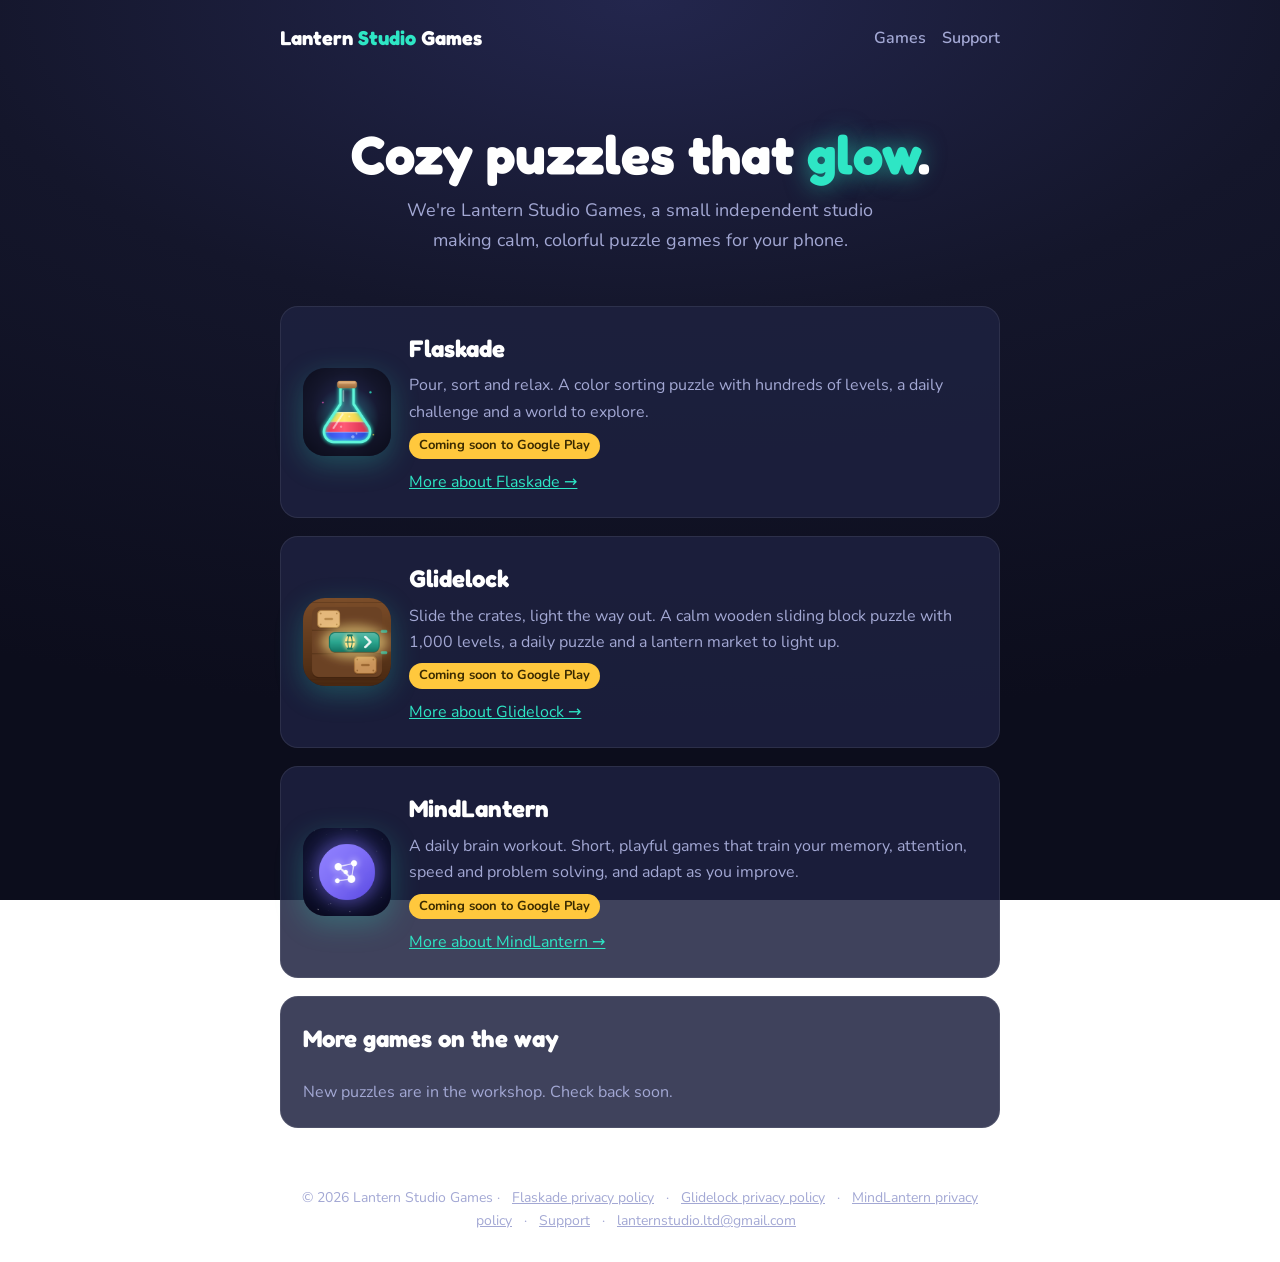
<file: index.html>
<!doctype html>
<html lang="en">
<head>
<meta charset="utf-8">
<meta name="viewport" content="width=device-width, initial-scale=1">
<title>Lantern Studio Games</title>
<meta name="description" content="Lantern Studio Games makes cozy, colorful puzzle and brain games for phones: Flaskade, Glidelock and MindLantern.">
<link rel="icon" href="./favicon.png">
<link rel="preconnect" href="https://fonts.googleapis.com">
<link rel="preconnect" href="https://fonts.gstatic.com" crossorigin>
<link href="https://fonts.googleapis.com/css2?family=Fredoka:wght@600;700&family=Nunito:wght@400;600;800&display=swap" rel="stylesheet">
<link rel="stylesheet" href="./assets/style.css">
</head>
<body>
<header class="site"><div class="wrap">
  <a class="brand" href="./">Lantern <span>Studio</span> Games</a>
  <nav><a href="./">Games</a><a href="./support/">Support</a></nav>
</div></header>
<main class="wrap">
  <section class="hero">
    <h1>Cozy puzzles that <span class="glow">glow</span>.</h1>
    <p>We're Lantern Studio Games, a small independent studio making calm, colorful puzzle games for your phone.</p>
  </section>
  <section class="card game">
    <img src="assets/flaskade-icon.png" alt="Flaskade app icon">
    <div>
      <h2>Flaskade</h2>
      <p>Pour, sort and relax. A color sorting puzzle with hundreds of levels, a daily challenge and a world to explore.</p>
      <span class="badge">Coming soon to Google Play</span>
      <p style="margin-top:10px"><a href="flaskade/">More about Flaskade →</a></p>
    </div>
  </section>
  <section class="card game">
    <img src="assets/glidelock-icon.png" alt="Glidelock app icon">
    <div>
      <h2>Glidelock</h2>
      <p>Slide the crates, light the way out. A calm wooden sliding block puzzle with 1,000 levels, a daily puzzle and a lantern market to light up.</p>
      <span class="badge">Coming soon to Google Play</span>
      <p style="margin-top:10px"><a href="glidelock/">More about Glidelock →</a></p>
    </div>
  </section>
  <section class="card game">
    <img src="assets/mindlantern-icon.png" alt="MindLantern app icon">
    <div>
      <h2>MindLantern</h2>
      <p>A daily brain workout. Short, playful games that train your memory, attention, speed and problem solving, and adapt as you improve.</p>
      <span class="badge">Coming soon to Google Play</span>
      <p style="margin-top:10px"><a href="mindlantern/">More about MindLantern →</a></p>
    </div>
  </section>
  <section class="card">
    <h2 style="margin-top:0;font-family:Fredoka,sans-serif">More games on the way</h2>
    <p style="color:var(--muted);margin:0">New puzzles are in the workshop. Check back soon.</p>
  </section>
</main>
<footer><div class="wrap">
  © 2026 Lantern Studio Games ·
  <a href="./flaskade/privacy/">Flaskade privacy policy</a> ·
  <a href="./glidelock/privacy/">Glidelock privacy policy</a> ·
  <a href="./mindlantern/privacy/">MindLantern privacy policy</a> ·
  <a href="./support/">Support</a> ·
  <a href="mailto:lanternstudio.ltd@gmail.com">lanternstudio.ltd@gmail.com</a>
</div></footer>
</body>
</html>
</file>
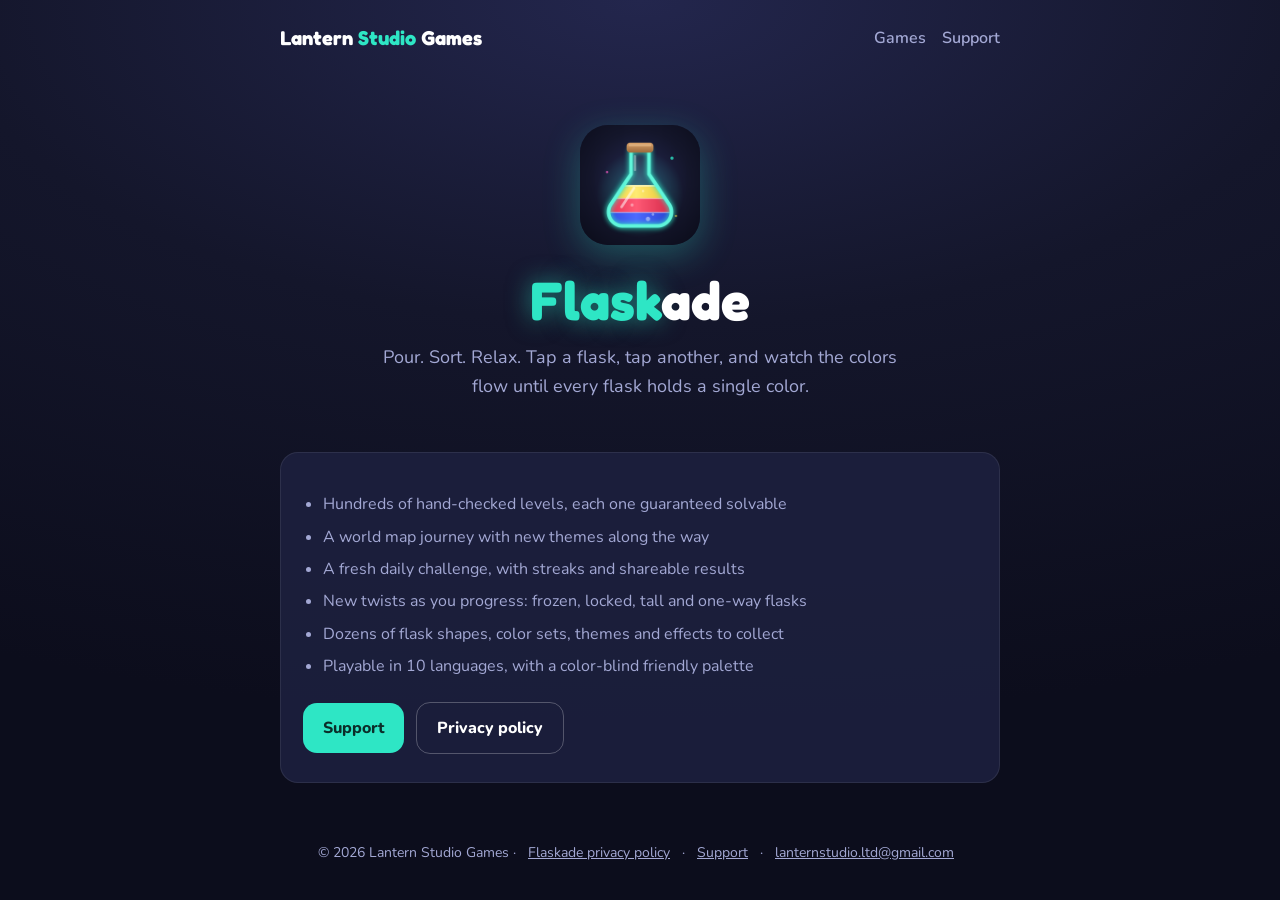
<file: flaskade/index.html>
<!doctype html>
<html lang="en">
<head>
<meta charset="utf-8">
<meta name="viewport" content="width=device-width, initial-scale=1">
<title>Flaskade: color sort puzzle</title>
<meta name="description" content="Flaskade is a relaxing color sorting puzzle game: pour the liquids until every flask holds one color.">
<link rel="icon" href="../favicon.png">
<link rel="preconnect" href="https://fonts.googleapis.com">
<link rel="preconnect" href="https://fonts.gstatic.com" crossorigin>
<link href="https://fonts.googleapis.com/css2?family=Fredoka:wght@600;700&family=Nunito:wght@400;600;800&display=swap" rel="stylesheet">
<link rel="stylesheet" href="../assets/style.css">
</head>
<body>
<header class="site"><div class="wrap">
  <a class="brand" href="../">Lantern <span>Studio</span> Games</a>
  <nav><a href="../">Games</a><a href="../support/">Support</a></nav>
</div></header>
<main class="wrap">
  <section class="hero">
    <img src="../assets/flaskade-icon.png" alt="Flaskade app icon" style="width:120px;height:120px;border-radius:28px;box-shadow:0 10px 36px rgba(46,230,197,.3)">
    <h1 style="margin-top:18px"><span class="glow">Flask</span>ade</h1>
    <p>Pour. Sort. Relax. Tap a flask, tap another, and watch the colors flow until every flask holds a single color.</p>
  </section>
  <section class="card">
    <ul class="features">
      <li>Hundreds of hand-checked levels, each one guaranteed solvable</li>
      <li>A world map journey with new themes along the way</li>
      <li>A fresh daily challenge, with streaks and shareable results</li>
      <li>New twists as you progress: frozen, locked, tall and one-way flasks</li>
      <li>Dozens of flask shapes, color sets, themes and effects to collect</li>
      <li>Playable in 10 languages, with a color-blind friendly palette</li>
    </ul>
    <a class="btn" href="../support/">Support</a>
    <a class="btn ghost" href="privacy/">Privacy policy</a>
  </section>
</main>
<footer><div class="wrap">
  © 2026 Lantern Studio Games ·
  <a href="../flaskade/privacy/">Flaskade privacy policy</a> ·
  <a href="../support/">Support</a> ·
  <a href="mailto:lanternstudio.ltd@gmail.com">lanternstudio.ltd@gmail.com</a>
</div></footer>
</body>
</html>
</file>
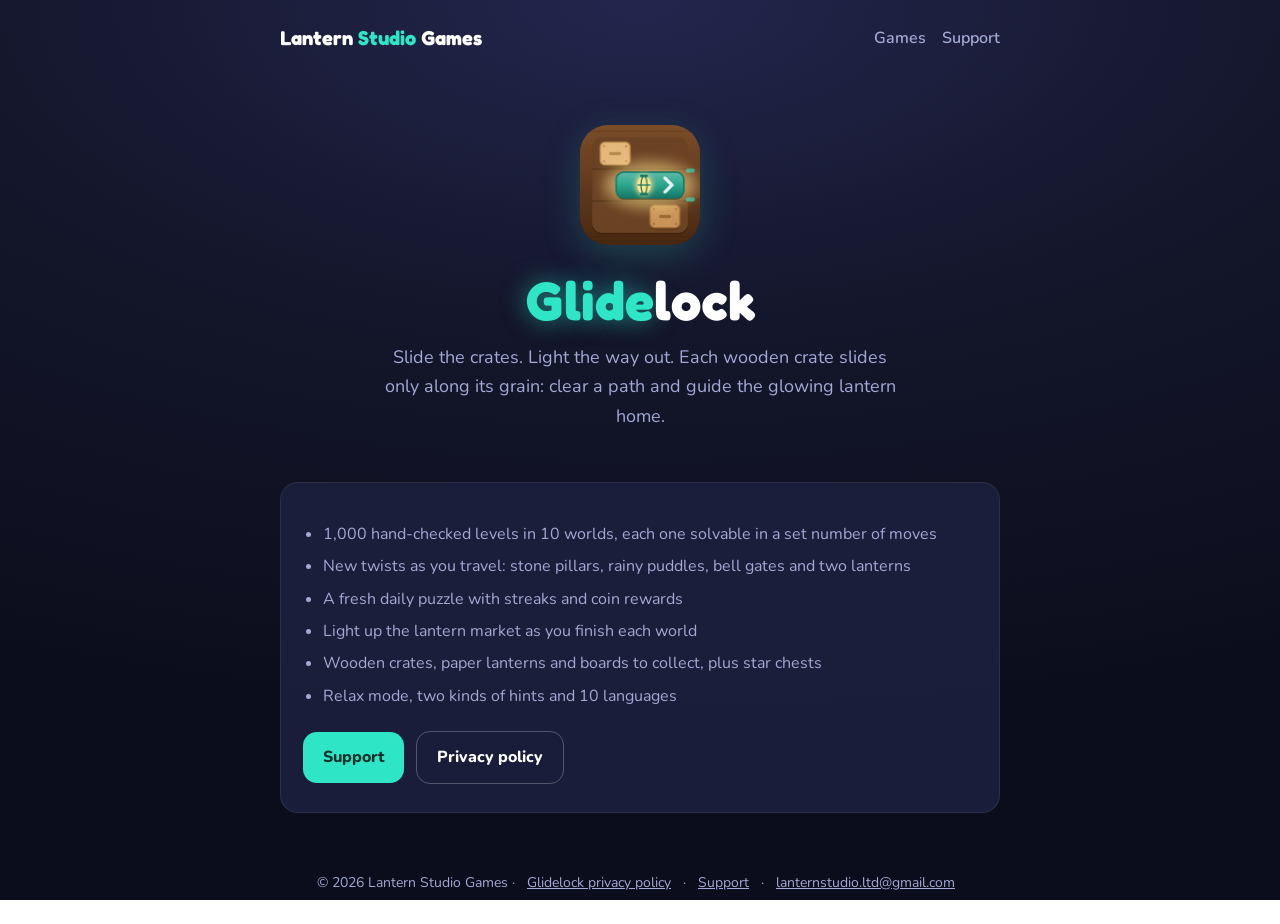
<file: glidelock/index.html>
<!doctype html>
<html lang="en">
<head>
<meta charset="utf-8">
<meta name="viewport" content="width=device-width, initial-scale=1">
<title>Glidelock: wood slide puzzle</title>
<meta name="description" content="Glidelock is a calm sliding block puzzle: slide the wooden crates to clear a path and let the lantern out.">
<link rel="icon" href="../favicon.png">
<link rel="preconnect" href="https://fonts.googleapis.com">
<link rel="preconnect" href="https://fonts.gstatic.com" crossorigin>
<link href="https://fonts.googleapis.com/css2?family=Fredoka:wght@600;700&family=Nunito:wght@400;600;800&display=swap" rel="stylesheet">
<link rel="stylesheet" href="../assets/style.css">
</head>
<body>
<header class="site"><div class="wrap">
  <a class="brand" href="../">Lantern <span>Studio</span> Games</a>
  <nav><a href="../">Games</a><a href="../support/">Support</a></nav>
</div></header>
<main class="wrap">
  <section class="hero">
    <img src="../assets/glidelock-icon.png" alt="Glidelock app icon" style="width:120px;height:120px;border-radius:28px;box-shadow:0 10px 36px rgba(47,165,142,.3)">
    <h1 style="margin-top:18px"><span class="glow">Glide</span>lock</h1>
    <p>Slide the crates. Light the way out. Each wooden crate slides only along its grain: clear a path and guide the glowing lantern home.</p>
  </section>
  <section class="card">
    <ul class="features">
      <li>1,000 hand-checked levels in 10 worlds, each one solvable in a set number of moves</li>
      <li>New twists as you travel: stone pillars, rainy puddles, bell gates and two lanterns</li>
      <li>A fresh daily puzzle with streaks and coin rewards</li>
      <li>Light up the lantern market as you finish each world</li>
      <li>Wooden crates, paper lanterns and boards to collect, plus star chests</li>
      <li>Relax mode, two kinds of hints and 10 languages</li>
    </ul>
    <a class="btn" href="../support/">Support</a>
    <a class="btn ghost" href="privacy/">Privacy policy</a>
  </section>
</main>
<footer><div class="wrap">
  © 2026 Lantern Studio Games ·
  <a href="../glidelock/privacy/">Glidelock privacy policy</a> ·
  <a href="../support/">Support</a> ·
  <a href="mailto:lanternstudio.ltd@gmail.com">lanternstudio.ltd@gmail.com</a>
</div></footer>
</body>
</html>
</file>
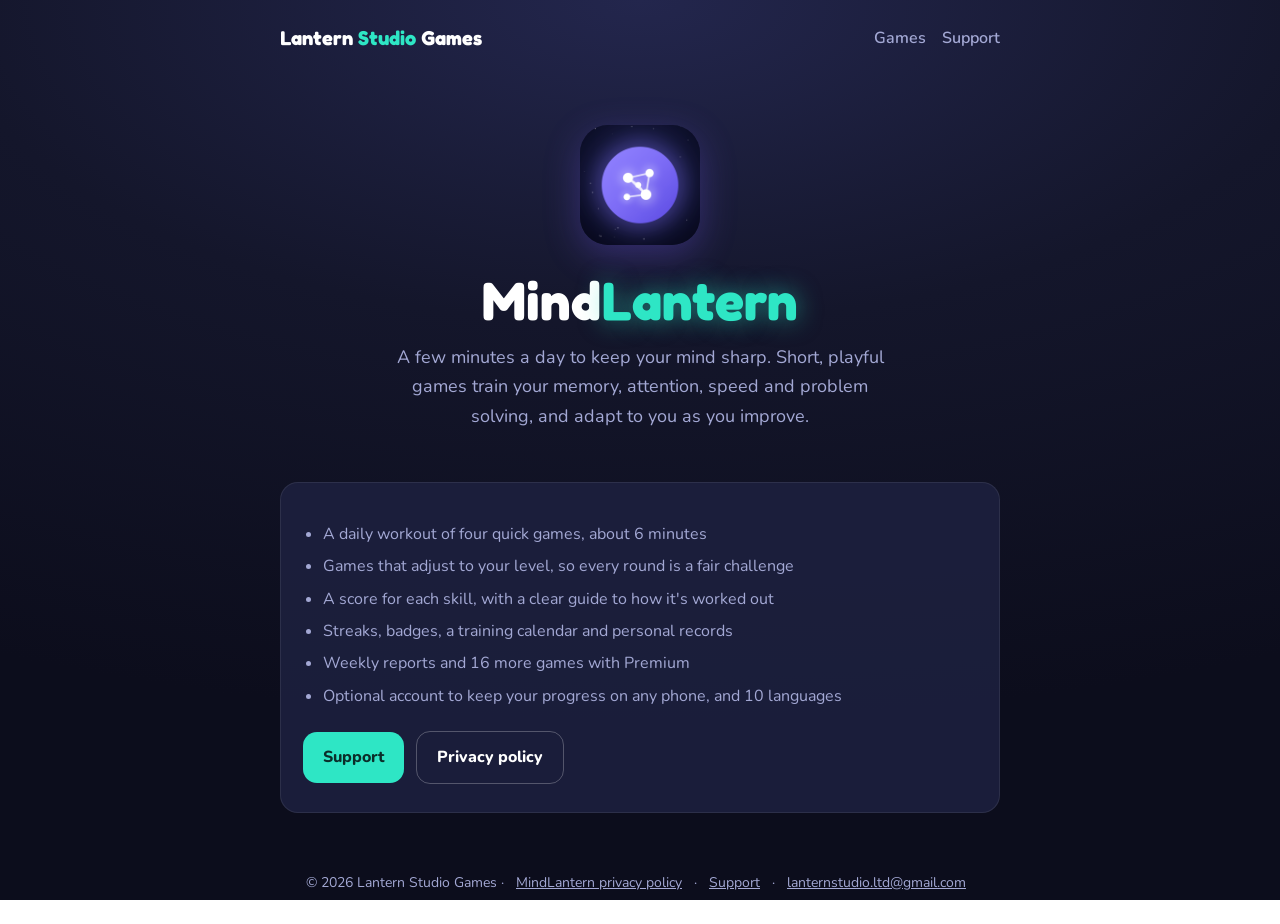
<file: mindlantern/index.html>
<!doctype html>
<html lang="en">
<head>
<meta charset="utf-8">
<meta name="viewport" content="width=device-width, initial-scale=1">
<title>MindLantern: daily brain training</title>
<meta name="description" content="MindLantern is a daily brain workout: short, fun games that train memory, attention, speed and problem solving.">
<link rel="icon" href="../favicon.png">
<link rel="preconnect" href="https://fonts.googleapis.com">
<link rel="preconnect" href="https://fonts.gstatic.com" crossorigin>
<link href="https://fonts.googleapis.com/css2?family=Fredoka:wght@600;700&family=Nunito:wght@400;600;800&display=swap" rel="stylesheet">
<link rel="stylesheet" href="../assets/style.css">
</head>
<body>
<header class="site"><div class="wrap">
  <a class="brand" href="../">Lantern <span>Studio</span> Games</a>
  <nav><a href="../">Games</a><a href="../support/">Support</a></nav>
</div></header>
<main class="wrap">
  <section class="hero">
    <img src="../assets/mindlantern-icon.png" alt="MindLantern app icon" style="width:120px;height:120px;border-radius:28px;box-shadow:0 10px 36px rgba(124,92,255,.3)">
    <h1 style="margin-top:18px">Mind<span class="glow">Lantern</span></h1>
    <p>A few minutes a day to keep your mind sharp. Short, playful games train your memory, attention, speed and problem solving, and adapt to you as you improve.</p>
  </section>
  <section class="card">
    <ul class="features">
      <li>A daily workout of four quick games, about 6 minutes</li>
      <li>Games that adjust to your level, so every round is a fair challenge</li>
      <li>A score for each skill, with a clear guide to how it's worked out</li>
      <li>Streaks, badges, a training calendar and personal records</li>
      <li>Weekly reports and 16 more games with Premium</li>
      <li>Optional account to keep your progress on any phone, and 10 languages</li>
    </ul>
    <a class="btn" href="../support/">Support</a>
    <a class="btn ghost" href="privacy/">Privacy policy</a>
  </section>
</main>
<footer><div class="wrap">
  © 2026 Lantern Studio Games ·
  <a href="../mindlantern/privacy/">MindLantern privacy policy</a> ·
  <a href="../support/">Support</a> ·
  <a href="mailto:lanternstudio.ltd@gmail.com">lanternstudio.ltd@gmail.com</a>
</div></footer>
</body>
</html>
</file>
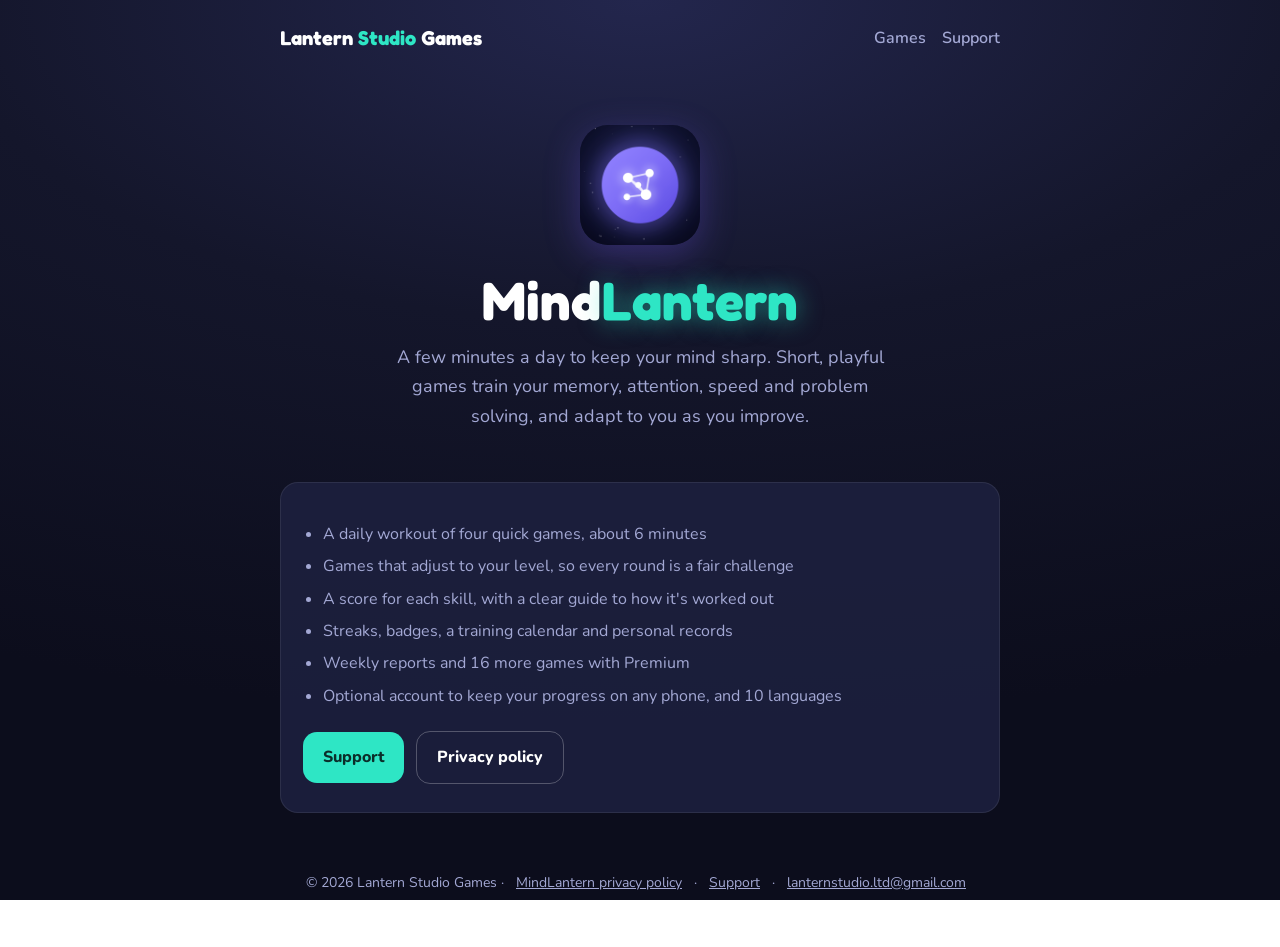
<file: mindora/index.html>
<!doctype html>
<html lang="en">
<head>
<meta charset="utf-8">
<title>MindLantern</title>
<meta http-equiv="refresh" content="0; url=../mindlantern/">
<link rel="canonical" href="../mindlantern/">
</head>
<body>
<p>Mindora is now called MindLantern. <a href="../mindlantern/">Continue to MindLantern</a>.</p>
</body>
</html>
</file>
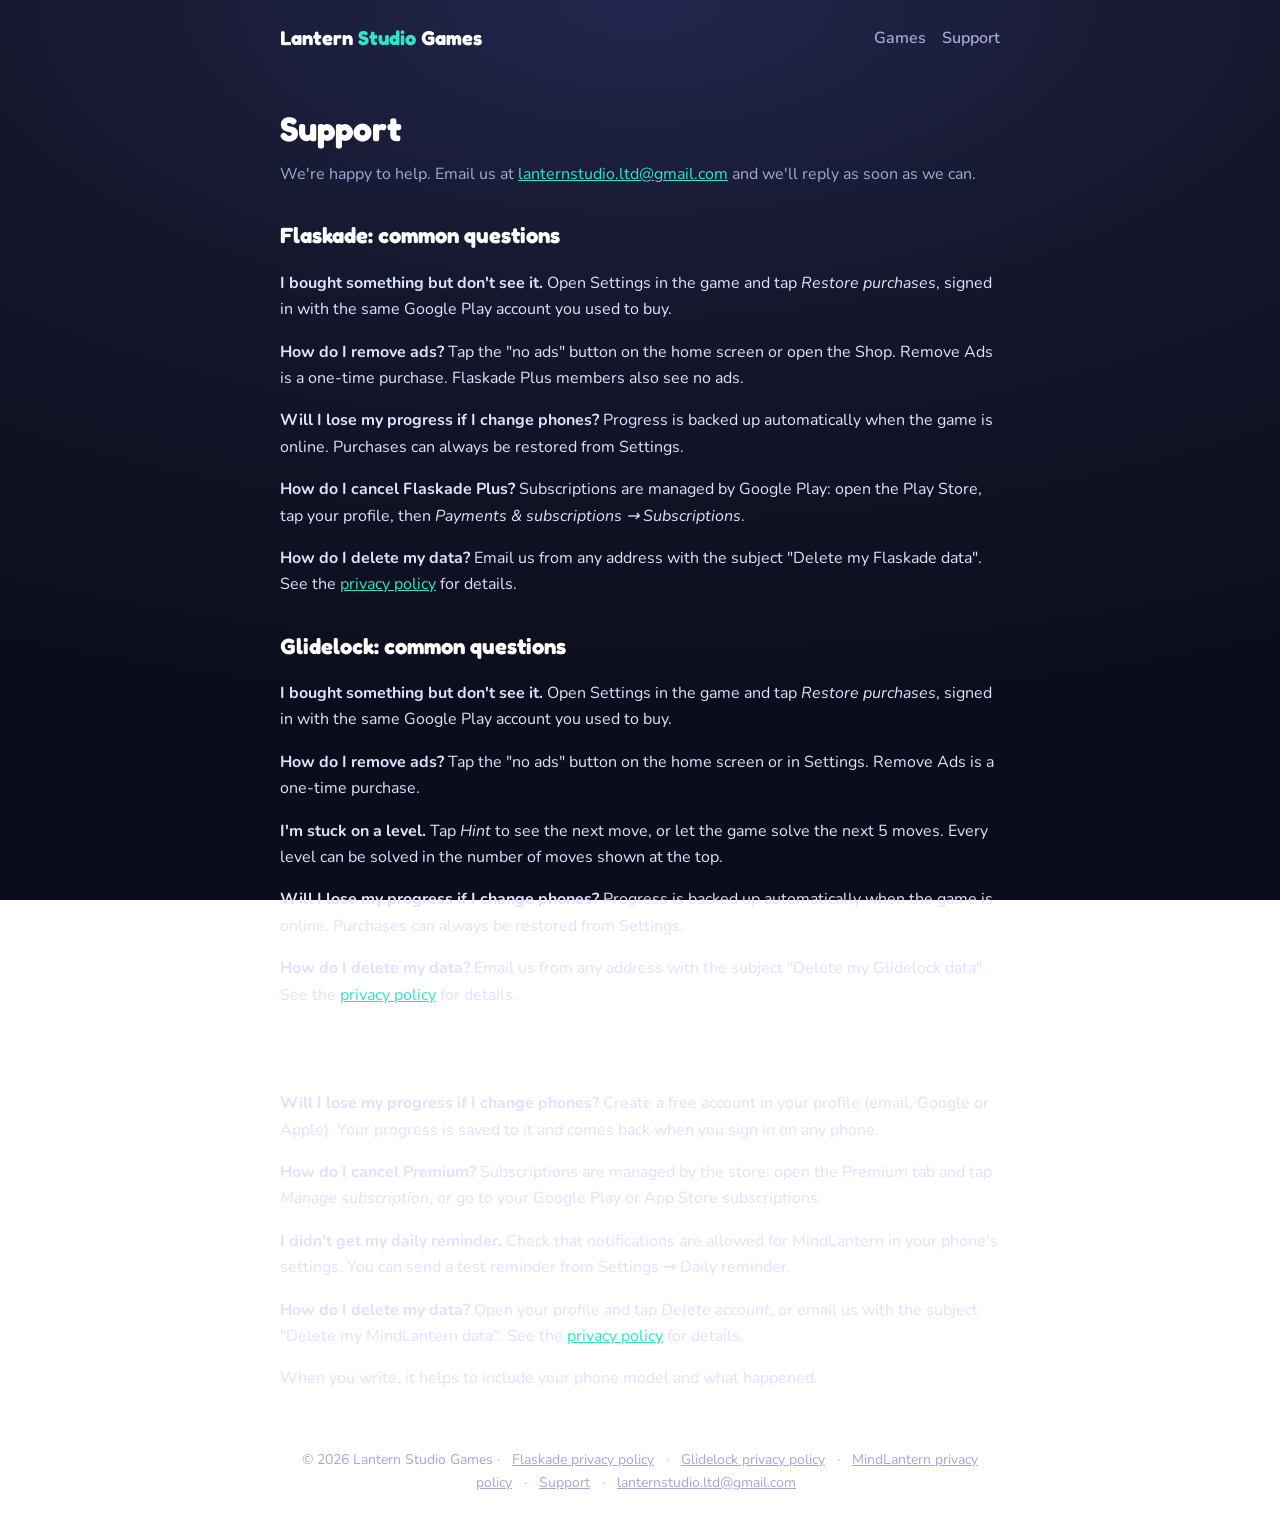
<file: support/index.html>
<!doctype html>
<html lang="en">
<head>
<meta charset="utf-8">
<meta name="viewport" content="width=device-width, initial-scale=1">
<title>Support · Lantern Studio Games</title>
<meta name="description" content="Get help with Flaskade, Glidelock, MindLantern and other Lantern Studio Games.">
<link rel="icon" href="../favicon.png">
<link rel="preconnect" href="https://fonts.googleapis.com">
<link rel="preconnect" href="https://fonts.gstatic.com" crossorigin>
<link href="https://fonts.googleapis.com/css2?family=Fredoka:wght@600;700&family=Nunito:wght@400;600;800&display=swap" rel="stylesheet">
<link rel="stylesheet" href="../assets/style.css">
</head>
<body>
<header class="site"><div class="wrap">
  <a class="brand" href="../">Lantern <span>Studio</span> Games</a>
  <nav><a href="../">Games</a><a href="../support/">Support</a></nav>
</div></header>
<main class="wrap doc">
  <h1>Support</h1>
  <p class="updated">We're happy to help. Email us at <a href="mailto:lanternstudio.ltd@gmail.com">lanternstudio.ltd@gmail.com</a> and we'll reply as soon as we can.</p>
  <h2>Flaskade: common questions</h2>
  <p><strong>I bought something but don't see it.</strong> Open Settings in the game and tap <em>Restore purchases</em>, signed in with the same Google Play account you used to buy.</p>
  <p><strong>How do I remove ads?</strong> Tap the "no ads" button on the home screen or open the Shop. Remove Ads is a one-time purchase. Flaskade Plus members also see no ads.</p>
  <p><strong>Will I lose my progress if I change phones?</strong> Progress is backed up automatically when the game is online. Purchases can always be restored from Settings.</p>
  <p><strong>How do I cancel Flaskade Plus?</strong> Subscriptions are managed by Google Play: open the Play Store, tap your profile, then <em>Payments &amp; subscriptions → Subscriptions</em>.</p>
  <p><strong>How do I delete my data?</strong> Email us from any address with the subject "Delete my Flaskade data". See the <a href="../flaskade/privacy/">privacy policy</a> for details.</p>
  <h2>Glidelock: common questions</h2>
  <p><strong>I bought something but don't see it.</strong> Open Settings in the game and tap <em>Restore purchases</em>, signed in with the same Google Play account you used to buy.</p>
  <p><strong>How do I remove ads?</strong> Tap the "no ads" button on the home screen or in Settings. Remove Ads is a one-time purchase.</p>
  <p><strong>I'm stuck on a level.</strong> Tap <em>Hint</em> to see the next move, or let the game solve the next 5 moves. Every level can be solved in the number of moves shown at the top.</p>
  <p><strong>Will I lose my progress if I change phones?</strong> Progress is backed up automatically when the game is online. Purchases can always be restored from Settings.</p>
  <p><strong>How do I delete my data?</strong> Email us from any address with the subject "Delete my Glidelock data". See the <a href="../glidelock/privacy/">privacy policy</a> for details.</p>
  <h2>MindLantern: common questions</h2>
  <p><strong>Will I lose my progress if I change phones?</strong> Create a free account in your profile (email, Google or Apple). Your progress is saved to it and comes back when you sign in on any phone.</p>
  <p><strong>How do I cancel Premium?</strong> Subscriptions are managed by the store: open the Premium tab and tap <em>Manage subscription</em>, or go to your Google Play or App Store subscriptions.</p>
  <p><strong>I didn't get my daily reminder.</strong> Check that notifications are allowed for MindLantern in your phone's settings. You can send a test reminder from Settings → Daily reminder.</p>
  <p><strong>How do I delete my data?</strong> Open your profile and tap <em>Delete account</em>, or email us with the subject "Delete my MindLantern data". See the <a href="../mindlantern/privacy/">privacy policy</a> for details.</p>
  <p>When you write, it helps to include your phone model and what happened.</p>
</main>
<footer><div class="wrap">
  © 2026 Lantern Studio Games ·
  <a href="../flaskade/privacy/">Flaskade privacy policy</a> ·
  <a href="../glidelock/privacy/">Glidelock privacy policy</a> ·
  <a href="../mindlantern/privacy/">MindLantern privacy policy</a> ·
  <a href="../support/">Support</a> ·
  <a href="mailto:lanternstudio.ltd@gmail.com">lanternstudio.ltd@gmail.com</a>
</div></footer>
</body>
</html>
</file>
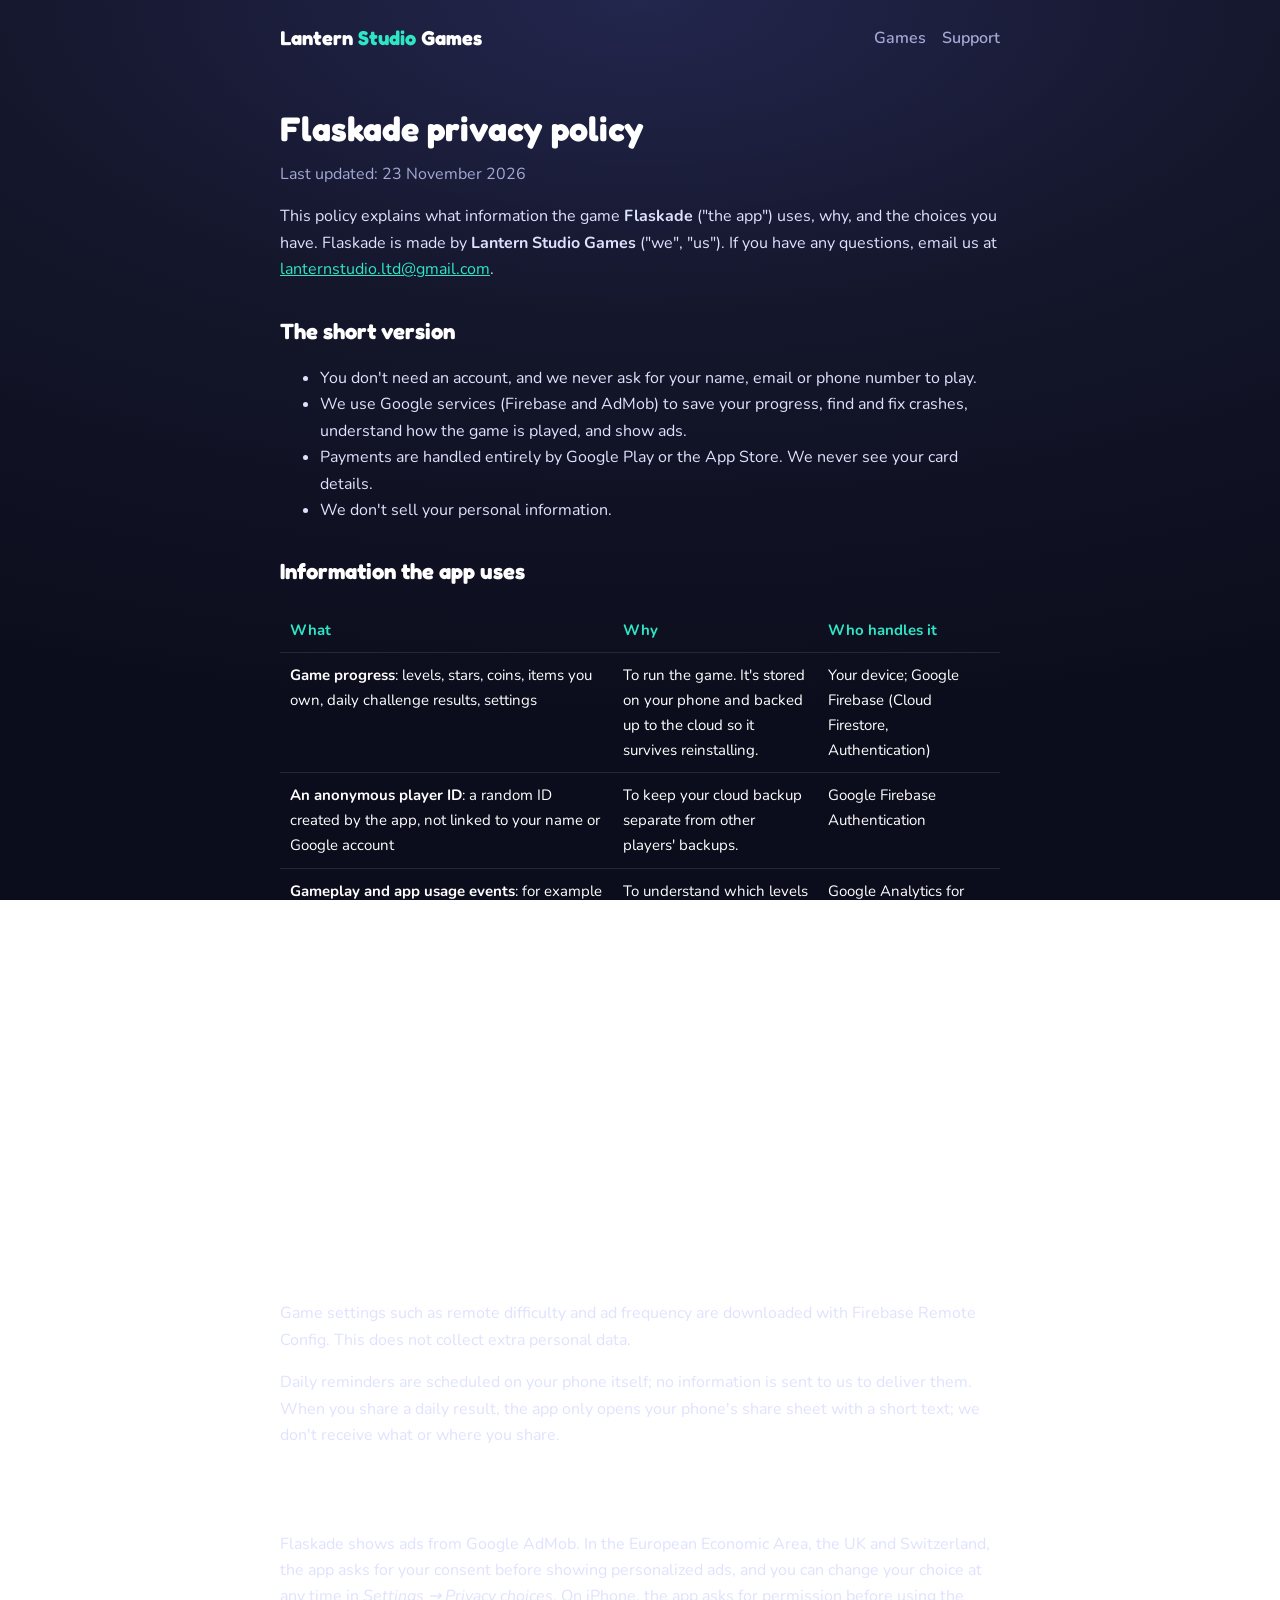
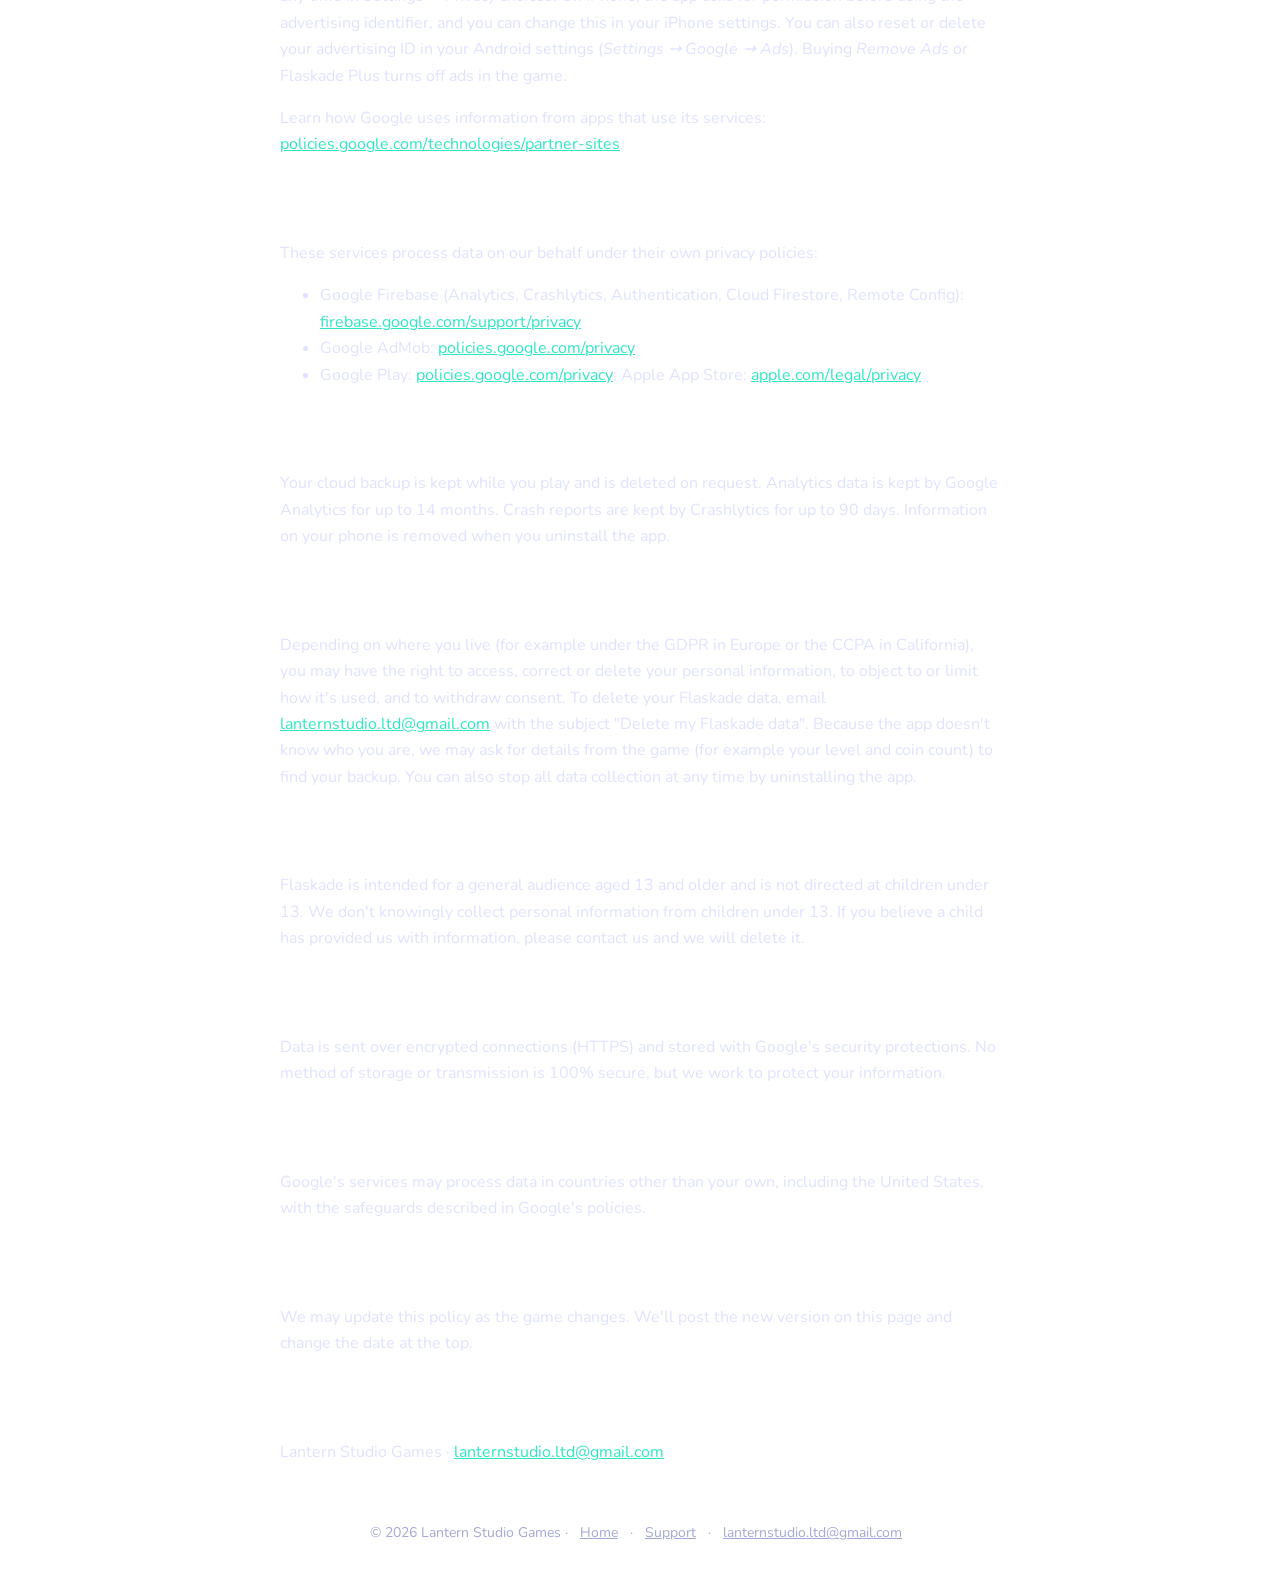
<file: flaskade/privacy/index.html>
<!doctype html>
<html lang="en">
<head>
<meta charset="utf-8">
<meta name="viewport" content="width=device-width, initial-scale=1">
<title>Flaskade privacy policy</title>
<meta name="description" content="How Flaskade by Lantern Studio Games handles your data.">
<link rel="icon" href="../../favicon.png">
<link rel="preconnect" href="https://fonts.googleapis.com">
<link rel="preconnect" href="https://fonts.gstatic.com" crossorigin>
<link href="https://fonts.googleapis.com/css2?family=Fredoka:wght@600;700&family=Nunito:wght@400;600;800&display=swap" rel="stylesheet">
<link rel="stylesheet" href="../../assets/style.css">
</head>
<body>
<header class="site"><div class="wrap">
  <a class="brand" href="../../">Lantern <span>Studio</span> Games</a>
  <nav><a href="../../">Games</a><a href="../../support/">Support</a></nav>
</div></header>
<main class="wrap doc">
  <h1>Flaskade privacy policy</h1>
  <p class="updated">Last updated: 23 November 2026</p>

  <p>This policy explains what information the game <strong>Flaskade</strong> ("the app") uses, why, and the choices you have. Flaskade is made by <strong>Lantern Studio Games</strong> ("we", "us"). If you have any questions, email us at <a href="mailto:lanternstudio.ltd@gmail.com">lanternstudio.ltd@gmail.com</a>.</p>

  <h2>The short version</h2>
  <ul>
    <li>You don't need an account, and we never ask for your name, email or phone number to play.</li>
    <li>We use Google services (Firebase and AdMob) to save your progress, find and fix crashes, understand how the game is played, and show ads.</li>
    <li>Payments are handled entirely by Google Play or the App Store. We never see your card details.</li>
    <li>We don't sell your personal information.</li>
  </ul>

  <h2>Information the app uses</h2>
  <div class="table-scroll"><table>
    <tr><th>What</th><th>Why</th><th>Who handles it</th></tr>
    <tr><td><strong>Game progress</strong>: levels, stars, coins, items you own, daily challenge results, settings</td><td>To run the game. It's stored on your phone and backed up to the cloud so it survives reinstalling.</td><td>Your device; Google Firebase (Cloud Firestore, Authentication)</td></tr>
    <tr><td><strong>An anonymous player ID</strong>: a random ID created by the app, not linked to your name or Google account</td><td>To keep your cloud backup separate from other players' backups.</td><td>Google Firebase Authentication</td></tr>
    <tr><td><strong>Gameplay and app usage events</strong>: for example levels started and finished, purchases made, settings changed, plus device model, operating system version, language and approximate country</td><td>To understand which levels are too hard or too easy and to improve the game.</td><td>Google Analytics for Firebase</td></tr>
    <tr><td><strong>Crash reports</strong>: what the app was doing when it crashed, device model and OS version</td><td>To find and fix bugs.</td><td>Firebase Crashlytics</td></tr>
    <tr><td><strong>Advertising data</strong>: your device's advertising ID, IP address, device information and how you interact with ads</td><td>To show ads, measure them, and prevent fraud. Ads keep the game free.</td><td>Google AdMob and its advertising partners</td></tr>
    <tr><td><strong>Purchase records</strong>: which in-app items you bought and their status</td><td>To give you what you paid for and to restore purchases on a new phone.</td><td>Google Play Billing / Apple App Store</td></tr>
  </table></div>
  <p>Game settings such as remote difficulty and ad frequency are downloaded with Firebase Remote Config. This does not collect extra personal data.</p>
  <p>Daily reminders are scheduled on your phone itself; no information is sent to us to deliver them. When you share a daily result, the app only opens your phone's share sheet with a short text; we don't receive what or where you share.</p>

  <h2>Ads and your choices</h2>
  <p>Flaskade shows ads from Google AdMob. In the European Economic Area, the UK and Switzerland, the app asks for your consent before showing personalized ads, and you can change your choice at any time in <em>Settings → Privacy choices</em>. On iPhone, the app asks for permission before using the advertising identifier, and you can change this in your iPhone settings. You can also reset or delete your advertising ID in your Android settings (<em>Settings → Google → Ads</em>). Buying <em>Remove Ads</em> or Flaskade Plus turns off ads in the game.</p>
  <p>Learn how Google uses information from apps that use its services: <a href="https://policies.google.com/technologies/partner-sites">policies.google.com/technologies/partner-sites</a>.</p>

  <h2>Third-party services</h2>
  <p>These services process data on our behalf under their own privacy policies:</p>
  <ul>
    <li>Google Firebase (Analytics, Crashlytics, Authentication, Cloud Firestore, Remote Config): <a href="https://firebase.google.com/support/privacy">firebase.google.com/support/privacy</a></li>
    <li>Google AdMob: <a href="https://policies.google.com/privacy">policies.google.com/privacy</a></li>
    <li>Google Play: <a href="https://policies.google.com/privacy">policies.google.com/privacy</a>; Apple App Store: <a href="https://www.apple.com/legal/privacy/">apple.com/legal/privacy</a></li>
  </ul>

  <h2>How long we keep information</h2>
  <p>Your cloud backup is kept while you play and is deleted on request. Analytics data is kept by Google Analytics for up to 14 months. Crash reports are kept by Crashlytics for up to 90 days. Information on your phone is removed when you uninstall the app.</p>

  <h2>Your rights and deleting your data</h2>
  <p>Depending on where you live (for example under the GDPR in Europe or the CCPA in California), you may have the right to access, correct or delete your personal information, to object to or limit how it's used, and to withdraw consent. To delete your Flaskade data, email <a href="mailto:lanternstudio.ltd@gmail.com">lanternstudio.ltd@gmail.com</a> with the subject "Delete my Flaskade data". Because the app doesn't know who you are, we may ask for details from the game (for example your level and coin count) to find your backup. You can also stop all data collection at any time by uninstalling the app.</p>

  <h2>Children</h2>
  <p>Flaskade is intended for a general audience aged 13 and older and is not directed at children under 13. We don't knowingly collect personal information from children under 13. If you believe a child has provided us with information, please contact us and we will delete it.</p>

  <h2>Security</h2>
  <p>Data is sent over encrypted connections (HTTPS) and stored with Google's security protections. No method of storage or transmission is 100% secure, but we work to protect your information.</p>

  <h2>International transfers</h2>
  <p>Google's services may process data in countries other than your own, including the United States, with the safeguards described in Google's policies.</p>

  <h2>Changes to this policy</h2>
  <p>We may update this policy as the game changes. We'll post the new version on this page and change the date at the top.</p>

  <h2>Contact</h2>
  <p>Lantern Studio Games · <a href="mailto:lanternstudio.ltd@gmail.com">lanternstudio.ltd@gmail.com</a></p>
</main>
<footer><div class="wrap">
  © 2026 Lantern Studio Games ·
  <a href="../../">Home</a> ·
  <a href="../../support/">Support</a> ·
  <a href="mailto:lanternstudio.ltd@gmail.com">lanternstudio.ltd@gmail.com</a>
</div></footer>
</body>
</html>
</file>
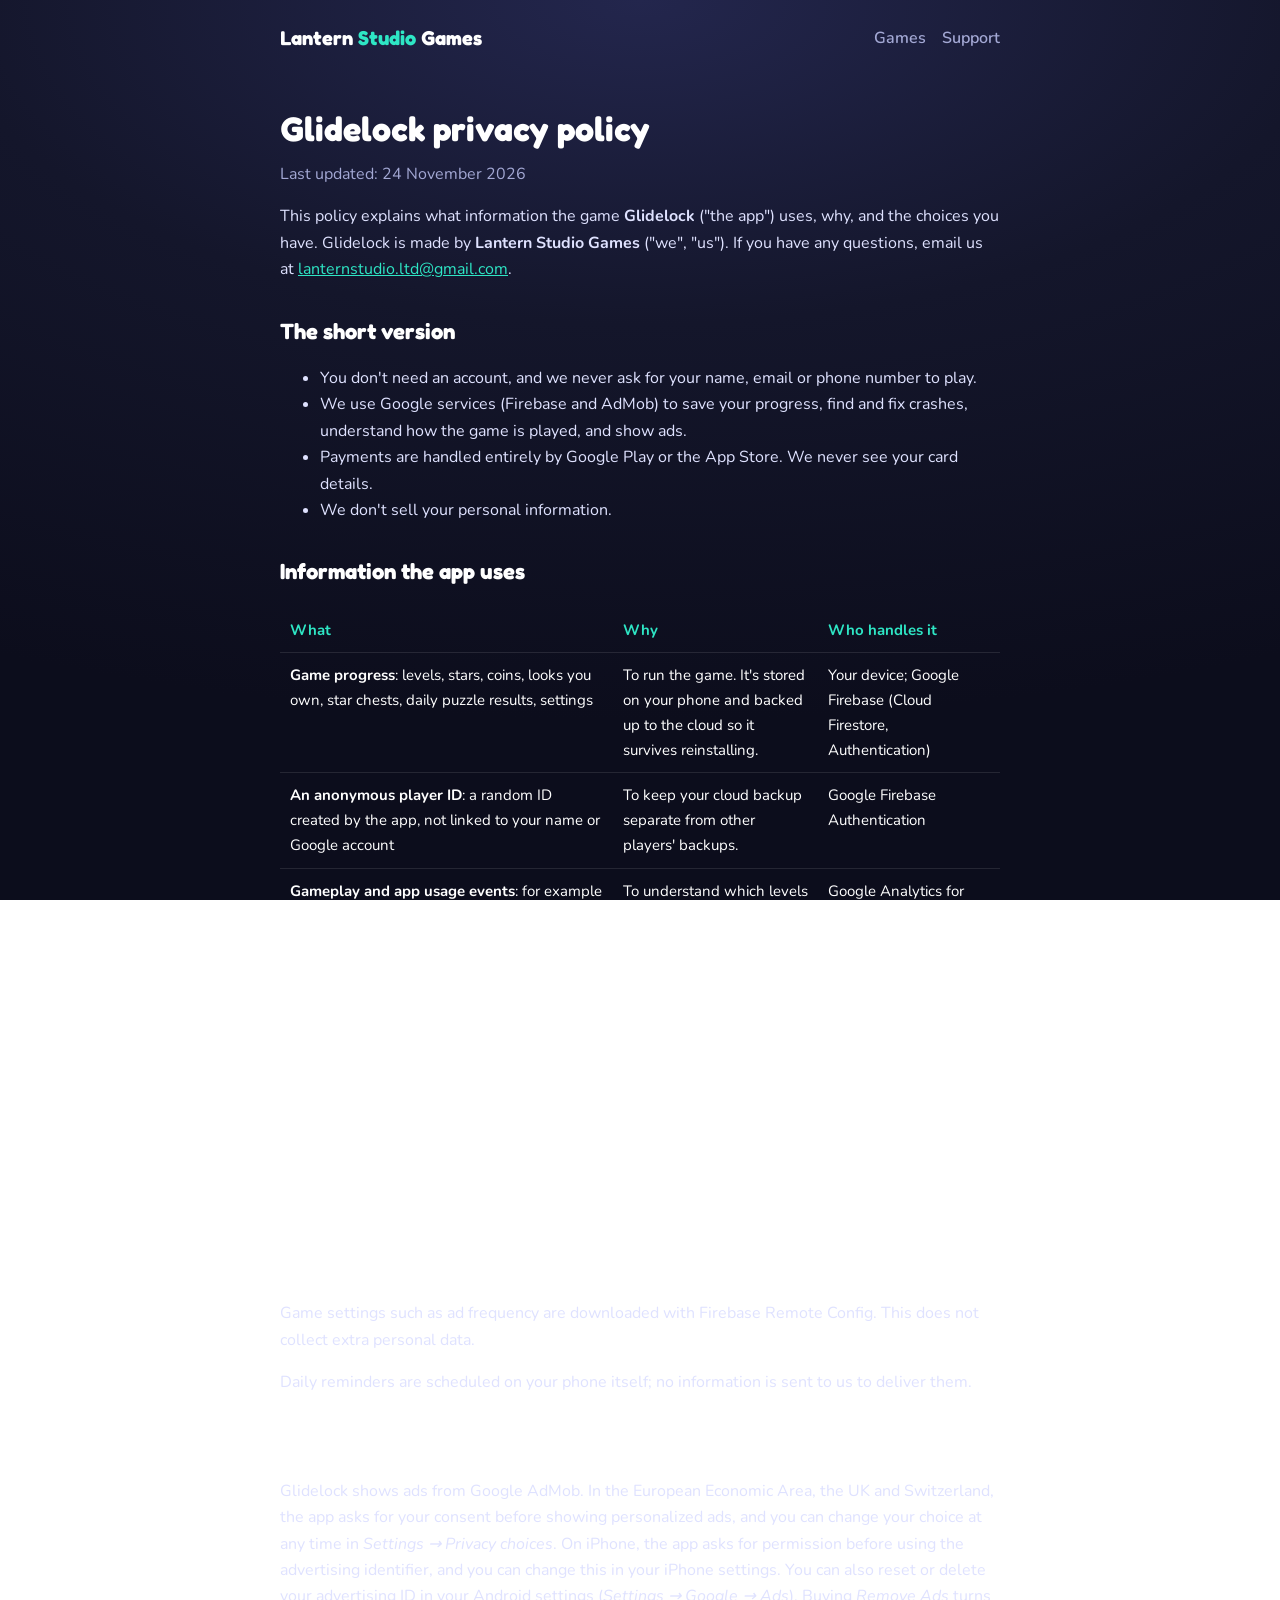
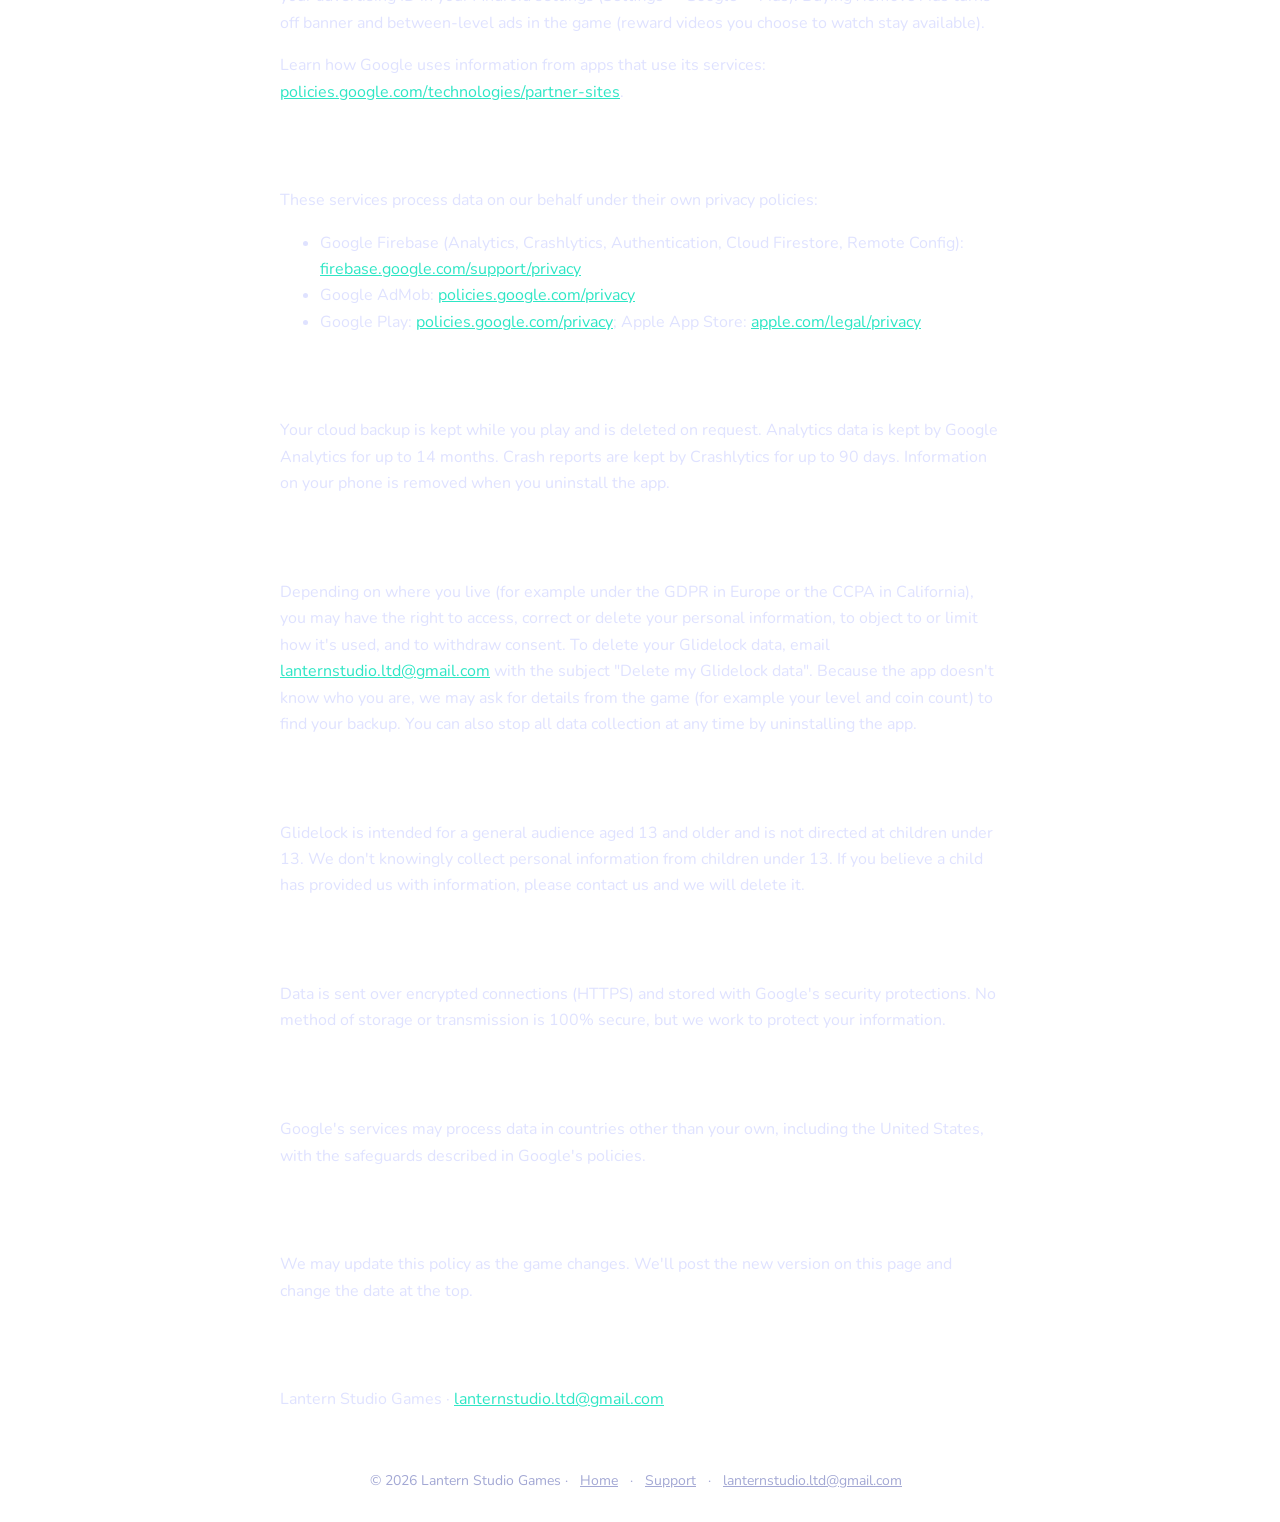
<file: glidelock/privacy/index.html>
<!doctype html>
<html lang="en">
<head>
<meta charset="utf-8">
<meta name="viewport" content="width=device-width, initial-scale=1">
<title>Glidelock privacy policy</title>
<meta name="description" content="How Glidelock by Lantern Studio Games handles your data.">
<link rel="icon" href="../../favicon.png">
<link rel="preconnect" href="https://fonts.googleapis.com">
<link rel="preconnect" href="https://fonts.gstatic.com" crossorigin>
<link href="https://fonts.googleapis.com/css2?family=Fredoka:wght@600;700&family=Nunito:wght@400;600;800&display=swap" rel="stylesheet">
<link rel="stylesheet" href="../../assets/style.css">
</head>
<body>
<header class="site"><div class="wrap">
  <a class="brand" href="../../">Lantern <span>Studio</span> Games</a>
  <nav><a href="../../">Games</a><a href="../../support/">Support</a></nav>
</div></header>
<main class="wrap doc">
  <h1>Glidelock privacy policy</h1>
  <p class="updated">Last updated: 24 November 2026</p>

  <p>This policy explains what information the game <strong>Glidelock</strong> ("the app") uses, why, and the choices you have. Glidelock is made by <strong>Lantern Studio Games</strong> ("we", "us"). If you have any questions, email us at <a href="mailto:lanternstudio.ltd@gmail.com">lanternstudio.ltd@gmail.com</a>.</p>

  <h2>The short version</h2>
  <ul>
    <li>You don't need an account, and we never ask for your name, email or phone number to play.</li>
    <li>We use Google services (Firebase and AdMob) to save your progress, find and fix crashes, understand how the game is played, and show ads.</li>
    <li>Payments are handled entirely by Google Play or the App Store. We never see your card details.</li>
    <li>We don't sell your personal information.</li>
  </ul>

  <h2>Information the app uses</h2>
  <div class="table-scroll"><table>
    <tr><th>What</th><th>Why</th><th>Who handles it</th></tr>
    <tr><td><strong>Game progress</strong>: levels, stars, coins, looks you own, star chests, daily puzzle results, settings</td><td>To run the game. It's stored on your phone and backed up to the cloud so it survives reinstalling.</td><td>Your device; Google Firebase (Cloud Firestore, Authentication)</td></tr>
    <tr><td><strong>An anonymous player ID</strong>: a random ID created by the app, not linked to your name or Google account</td><td>To keep your cloud backup separate from other players' backups.</td><td>Google Firebase Authentication</td></tr>
    <tr><td><strong>Gameplay and app usage events</strong>: for example levels started and finished, purchases made, settings changed, plus device model, operating system version, language and approximate country</td><td>To understand which levels are too hard or too easy and to improve the game.</td><td>Google Analytics for Firebase</td></tr>
    <tr><td><strong>Crash reports</strong>: what the app was doing when it crashed, device model and OS version</td><td>To find and fix bugs.</td><td>Firebase Crashlytics</td></tr>
    <tr><td><strong>Advertising data</strong>: your device's advertising ID, IP address, device information and how you interact with ads</td><td>To show ads, measure them, and prevent fraud. Ads keep the game free.</td><td>Google AdMob and its advertising partners</td></tr>
    <tr><td><strong>Purchase records</strong>: which in-app items you bought and their status</td><td>To give you what you paid for and to restore purchases on a new phone.</td><td>Google Play Billing / Apple App Store</td></tr>
  </table></div>
  <p>Game settings such as ad frequency are downloaded with Firebase Remote Config. This does not collect extra personal data.</p>
  <p>Daily reminders are scheduled on your phone itself; no information is sent to us to deliver them.</p>

  <h2>Ads and your choices</h2>
  <p>Glidelock shows ads from Google AdMob. In the European Economic Area, the UK and Switzerland, the app asks for your consent before showing personalized ads, and you can change your choice at any time in <em>Settings → Privacy choices</em>. On iPhone, the app asks for permission before using the advertising identifier, and you can change this in your iPhone settings. You can also reset or delete your advertising ID in your Android settings (<em>Settings → Google → Ads</em>). Buying <em>Remove Ads</em> turns off banner and between-level ads in the game (reward videos you choose to watch stay available).</p>
  <p>Learn how Google uses information from apps that use its services: <a href="https://policies.google.com/technologies/partner-sites">policies.google.com/technologies/partner-sites</a>.</p>

  <h2>Third-party services</h2>
  <p>These services process data on our behalf under their own privacy policies:</p>
  <ul>
    <li>Google Firebase (Analytics, Crashlytics, Authentication, Cloud Firestore, Remote Config): <a href="https://firebase.google.com/support/privacy">firebase.google.com/support/privacy</a></li>
    <li>Google AdMob: <a href="https://policies.google.com/privacy">policies.google.com/privacy</a></li>
    <li>Google Play: <a href="https://policies.google.com/privacy">policies.google.com/privacy</a>; Apple App Store: <a href="https://www.apple.com/legal/privacy/">apple.com/legal/privacy</a></li>
  </ul>

  <h2>How long we keep information</h2>
  <p>Your cloud backup is kept while you play and is deleted on request. Analytics data is kept by Google Analytics for up to 14 months. Crash reports are kept by Crashlytics for up to 90 days. Information on your phone is removed when you uninstall the app.</p>

  <h2>Your rights and deleting your data</h2>
  <p>Depending on where you live (for example under the GDPR in Europe or the CCPA in California), you may have the right to access, correct or delete your personal information, to object to or limit how it's used, and to withdraw consent. To delete your Glidelock data, email <a href="mailto:lanternstudio.ltd@gmail.com">lanternstudio.ltd@gmail.com</a> with the subject "Delete my Glidelock data". Because the app doesn't know who you are, we may ask for details from the game (for example your level and coin count) to find your backup. You can also stop all data collection at any time by uninstalling the app.</p>

  <h2>Children</h2>
  <p>Glidelock is intended for a general audience aged 13 and older and is not directed at children under 13. We don't knowingly collect personal information from children under 13. If you believe a child has provided us with information, please contact us and we will delete it.</p>

  <h2>Security</h2>
  <p>Data is sent over encrypted connections (HTTPS) and stored with Google's security protections. No method of storage or transmission is 100% secure, but we work to protect your information.</p>

  <h2>International transfers</h2>
  <p>Google's services may process data in countries other than your own, including the United States, with the safeguards described in Google's policies.</p>

  <h2>Changes to this policy</h2>
  <p>We may update this policy as the game changes. We'll post the new version on this page and change the date at the top.</p>

  <h2>Contact</h2>
  <p>Lantern Studio Games · <a href="mailto:lanternstudio.ltd@gmail.com">lanternstudio.ltd@gmail.com</a></p>
</main>
<footer><div class="wrap">
  © 2026 Lantern Studio Games ·
  <a href="../../">Home</a> ·
  <a href="../../support/">Support</a> ·
  <a href="mailto:lanternstudio.ltd@gmail.com">lanternstudio.ltd@gmail.com</a>
</div></footer>
</body>
</html>
</file>
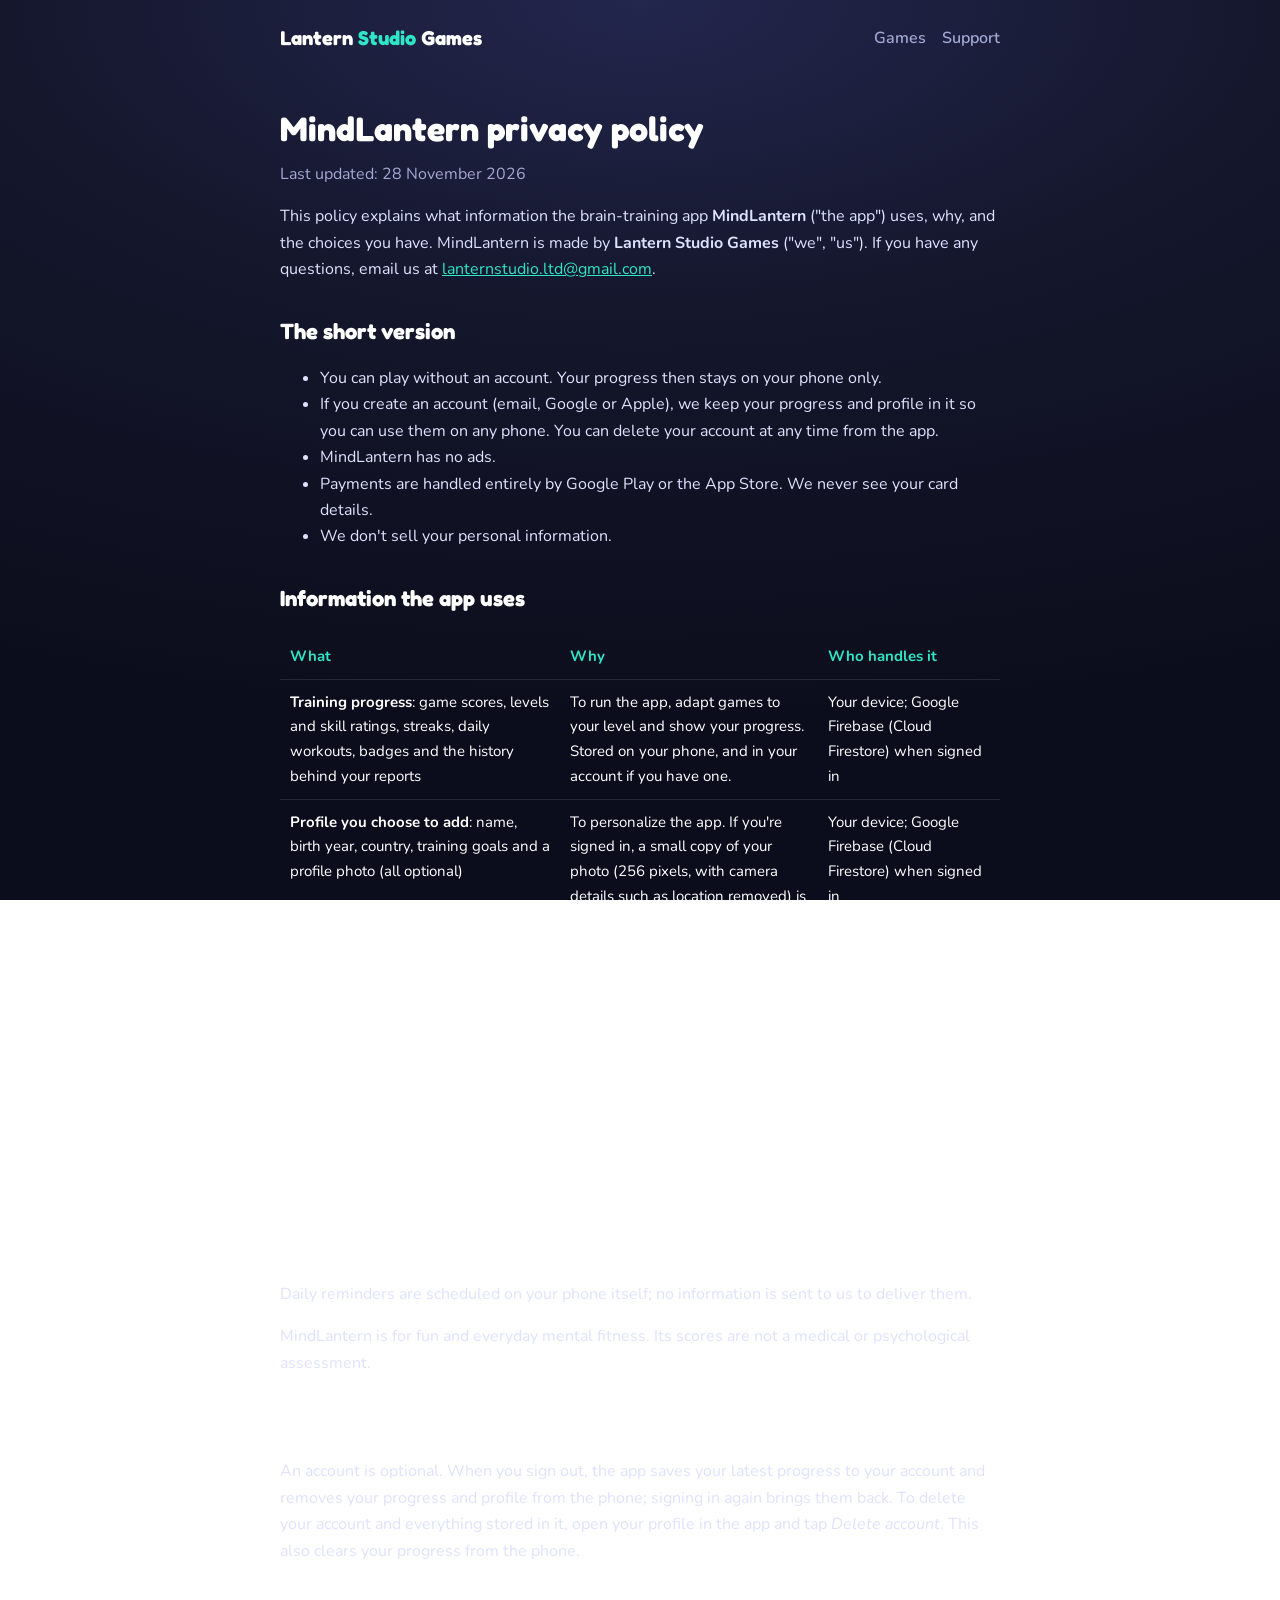
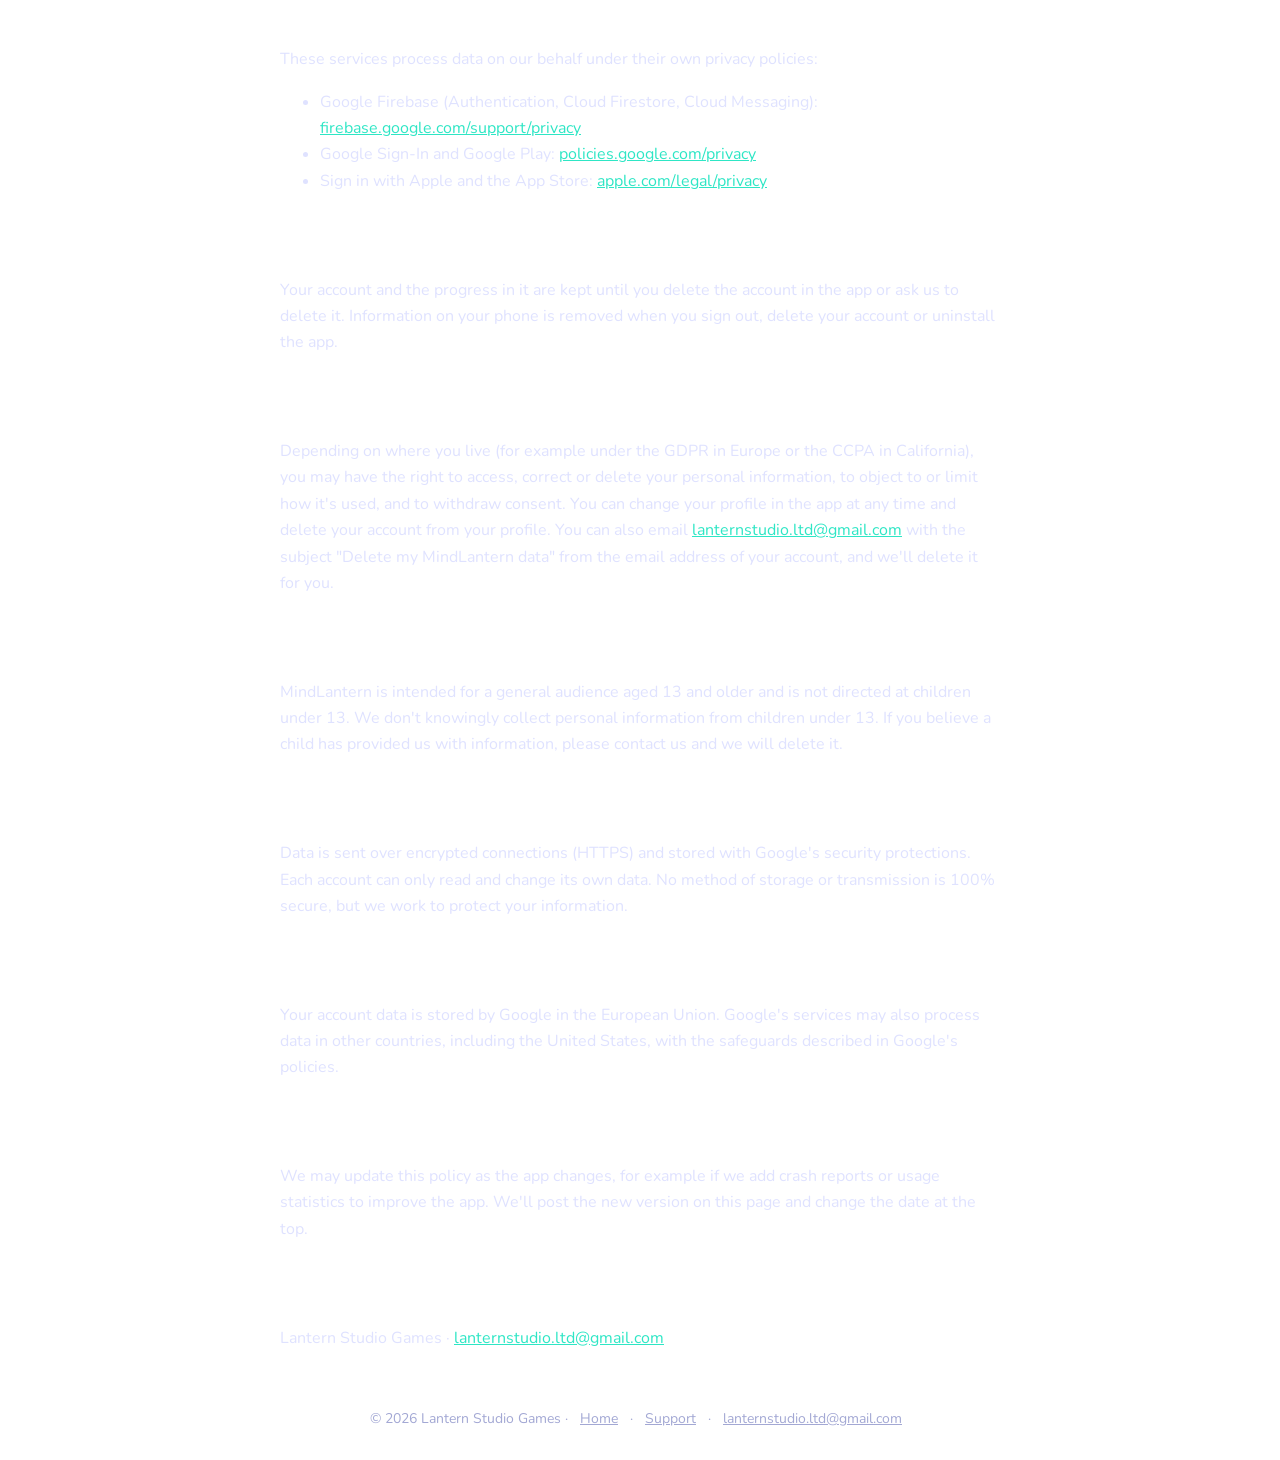
<file: mindlantern/privacy/index.html>
<!doctype html>
<html lang="en">
<head>
<meta charset="utf-8">
<meta name="viewport" content="width=device-width, initial-scale=1">
<title>MindLantern privacy policy</title>
<meta name="description" content="How MindLantern by Lantern Studio Games handles your data.">
<link rel="icon" href="../../favicon.png">
<link rel="preconnect" href="https://fonts.googleapis.com">
<link rel="preconnect" href="https://fonts.gstatic.com" crossorigin>
<link href="https://fonts.googleapis.com/css2?family=Fredoka:wght@600;700&family=Nunito:wght@400;600;800&display=swap" rel="stylesheet">
<link rel="stylesheet" href="../../assets/style.css">
</head>
<body>
<header class="site"><div class="wrap">
  <a class="brand" href="../../">Lantern <span>Studio</span> Games</a>
  <nav><a href="../../">Games</a><a href="../../support/">Support</a></nav>
</div></header>
<main class="wrap doc">
  <h1>MindLantern privacy policy</h1>
  <p class="updated">Last updated: 28 November 2026</p>

  <p>This policy explains what information the brain-training app <strong>MindLantern</strong> ("the app") uses, why, and the choices you have. MindLantern is made by <strong>Lantern Studio Games</strong> ("we", "us"). If you have any questions, email us at <a href="mailto:lanternstudio.ltd@gmail.com">lanternstudio.ltd@gmail.com</a>.</p>

  <h2>The short version</h2>
  <ul>
    <li>You can play without an account. Your progress then stays on your phone only.</li>
    <li>If you create an account (email, Google or Apple), we keep your progress and profile in it so you can use them on any phone. You can delete your account at any time from the app.</li>
    <li>MindLantern has no ads.</li>
    <li>Payments are handled entirely by Google Play or the App Store. We never see your card details.</li>
    <li>We don't sell your personal information.</li>
  </ul>

  <h2>Information the app uses</h2>
  <div class="table-scroll"><table>
    <tr><th>What</th><th>Why</th><th>Who handles it</th></tr>
    <tr><td><strong>Training progress</strong>: game scores, levels and skill ratings, streaks, daily workouts, badges and the history behind your reports</td><td>To run the app, adapt games to your level and show your progress. Stored on your phone, and in your account if you have one.</td><td>Your device; Google Firebase (Cloud Firestore) when signed in</td></tr>
    <tr><td><strong>Profile you choose to add</strong>: name, birth year, country, training goals and a profile photo (all optional)</td><td>To personalize the app. If you're signed in, a small copy of your photo (256 pixels, with camera details such as location removed) is kept in your account.</td><td>Your device; Google Firebase (Cloud Firestore) when signed in</td></tr>
    <tr><td><strong>Account details</strong>: your email address, and your name and profile picture if you sign in with Google or Apple. Passwords are handled by Firebase and never seen by us.</td><td>To create your account, sign you in and keep your progress safe.</td><td>Google Firebase Authentication; Google Sign-In; Sign in with Apple</td></tr>
    <tr><td><strong>Notification token</strong>: a random ID for your phone, used only if you tap <em>Notify me</em> on a coming-soon game</td><td>To send you one message when that game is released. It isn't linked to your name or account.</td><td>Firebase Cloud Messaging</td></tr>
    <tr><td><strong>Purchase records</strong>: your Premium subscription and its status</td><td>To unlock Premium and restore it on a new phone.</td><td>Google Play Billing / Apple App Store</td></tr>
  </table></div>
  <p>Daily reminders are scheduled on your phone itself; no information is sent to us to deliver them.</p>
  <p>MindLantern is for fun and everyday mental fitness. Its scores are not a medical or psychological assessment.</p>

  <h2>Your account</h2>
  <p>An account is optional. When you sign out, the app saves your latest progress to your account and removes your progress and profile from the phone; signing in again brings them back. To delete your account and everything stored in it, open your profile in the app and tap <em>Delete account</em>. This also clears your progress from the phone.</p>

  <h2>Third-party services</h2>
  <p>These services process data on our behalf under their own privacy policies:</p>
  <ul>
    <li>Google Firebase (Authentication, Cloud Firestore, Cloud Messaging): <a href="https://firebase.google.com/support/privacy">firebase.google.com/support/privacy</a></li>
    <li>Google Sign-In and Google Play: <a href="https://policies.google.com/privacy">policies.google.com/privacy</a></li>
    <li>Sign in with Apple and the App Store: <a href="https://www.apple.com/legal/privacy/">apple.com/legal/privacy</a></li>
  </ul>

  <h2>How long we keep information</h2>
  <p>Your account and the progress in it are kept until you delete the account in the app or ask us to delete it. Information on your phone is removed when you sign out, delete your account or uninstall the app.</p>

  <h2>Your rights and deleting your data</h2>
  <p>Depending on where you live (for example under the GDPR in Europe or the CCPA in California), you may have the right to access, correct or delete your personal information, to object to or limit how it's used, and to withdraw consent. You can change your profile in the app at any time and delete your account from your profile. You can also email <a href="mailto:lanternstudio.ltd@gmail.com">lanternstudio.ltd@gmail.com</a> with the subject "Delete my MindLantern data" from the email address of your account, and we'll delete it for you.</p>

  <h2>Children</h2>
  <p>MindLantern is intended for a general audience aged 13 and older and is not directed at children under 13. We don't knowingly collect personal information from children under 13. If you believe a child has provided us with information, please contact us and we will delete it.</p>

  <h2>Security</h2>
  <p>Data is sent over encrypted connections (HTTPS) and stored with Google's security protections. Each account can only read and change its own data. No method of storage or transmission is 100% secure, but we work to protect your information.</p>

  <h2>International transfers</h2>
  <p>Your account data is stored by Google in the European Union. Google's services may also process data in other countries, including the United States, with the safeguards described in Google's policies.</p>

  <h2>Changes to this policy</h2>
  <p>We may update this policy as the app changes, for example if we add crash reports or usage statistics to improve the app. We'll post the new version on this page and change the date at the top.</p>

  <h2>Contact</h2>
  <p>Lantern Studio Games · <a href="mailto:lanternstudio.ltd@gmail.com">lanternstudio.ltd@gmail.com</a></p>
</main>
<footer><div class="wrap">
  © 2026 Lantern Studio Games ·
  <a href="../../">Home</a> ·
  <a href="../../support/">Support</a> ·
  <a href="mailto:lanternstudio.ltd@gmail.com">lanternstudio.ltd@gmail.com</a>
</div></footer>
</body>
</html>
</file>
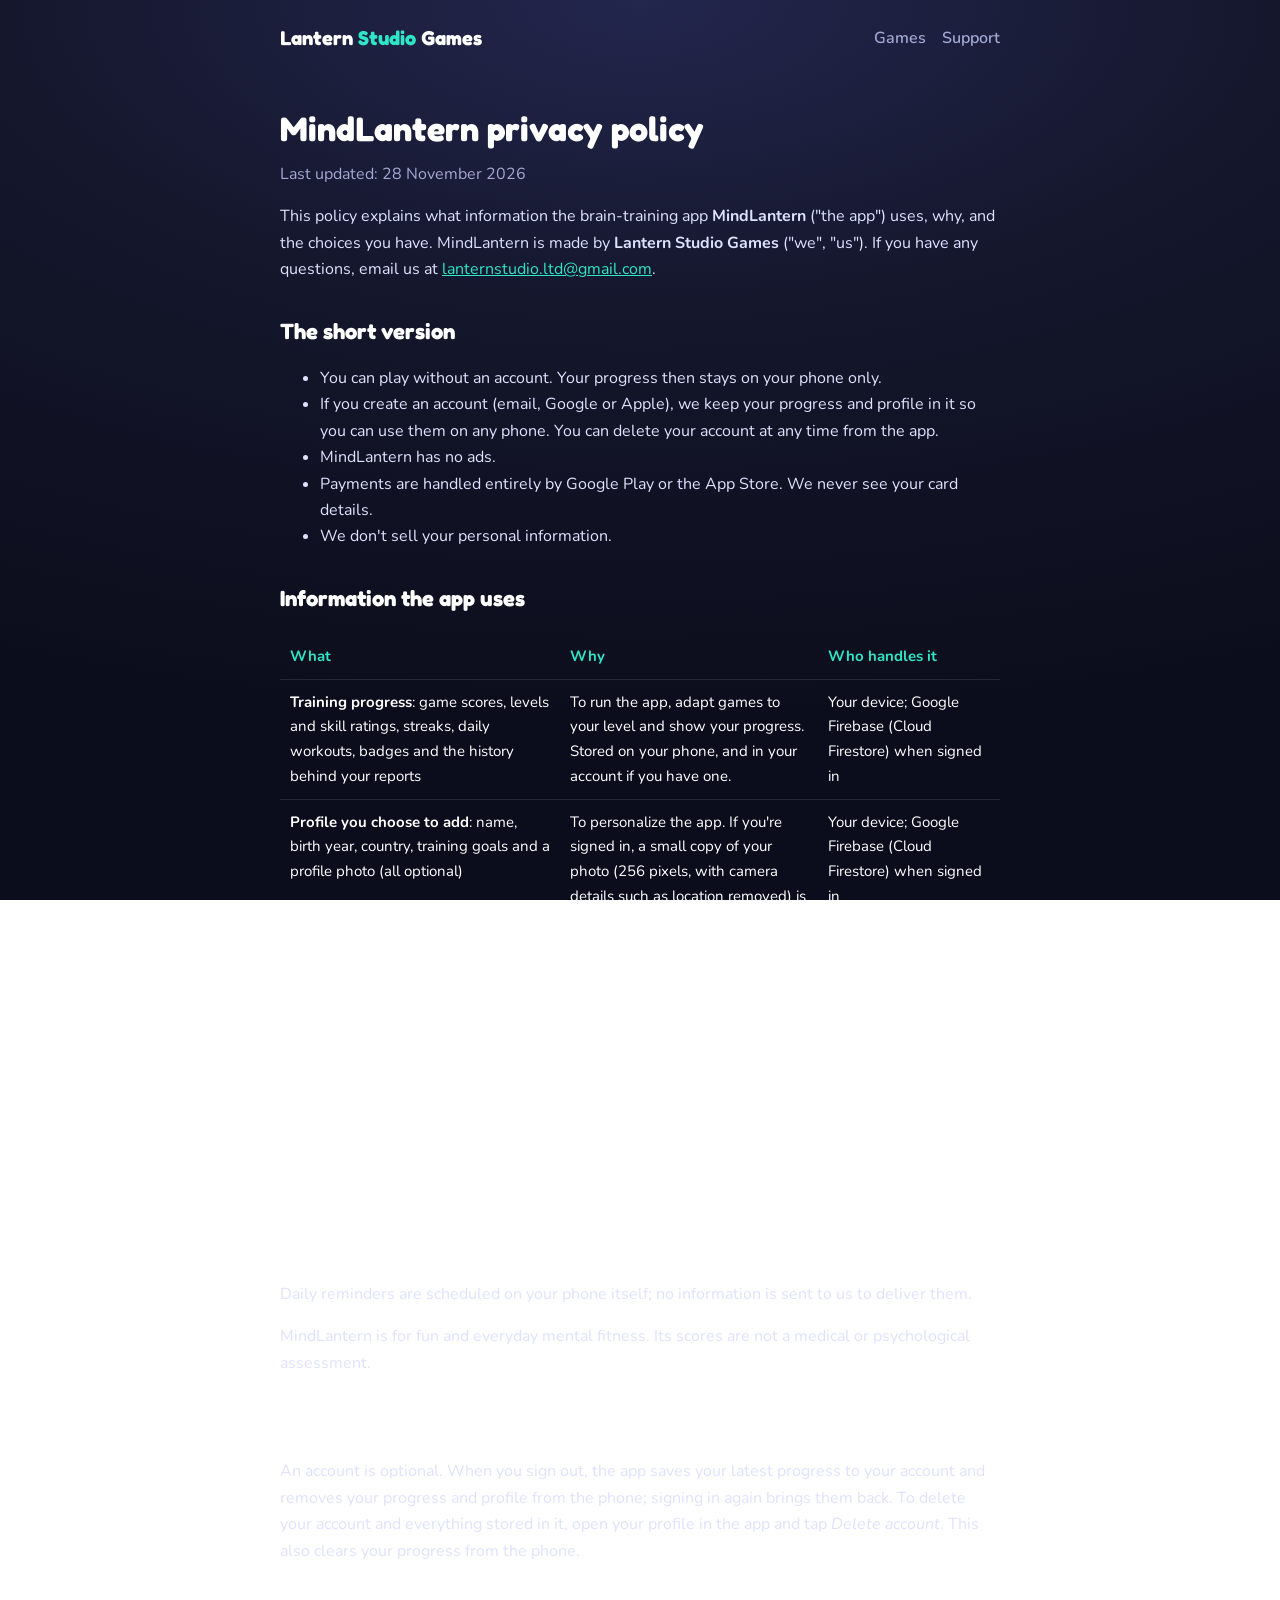
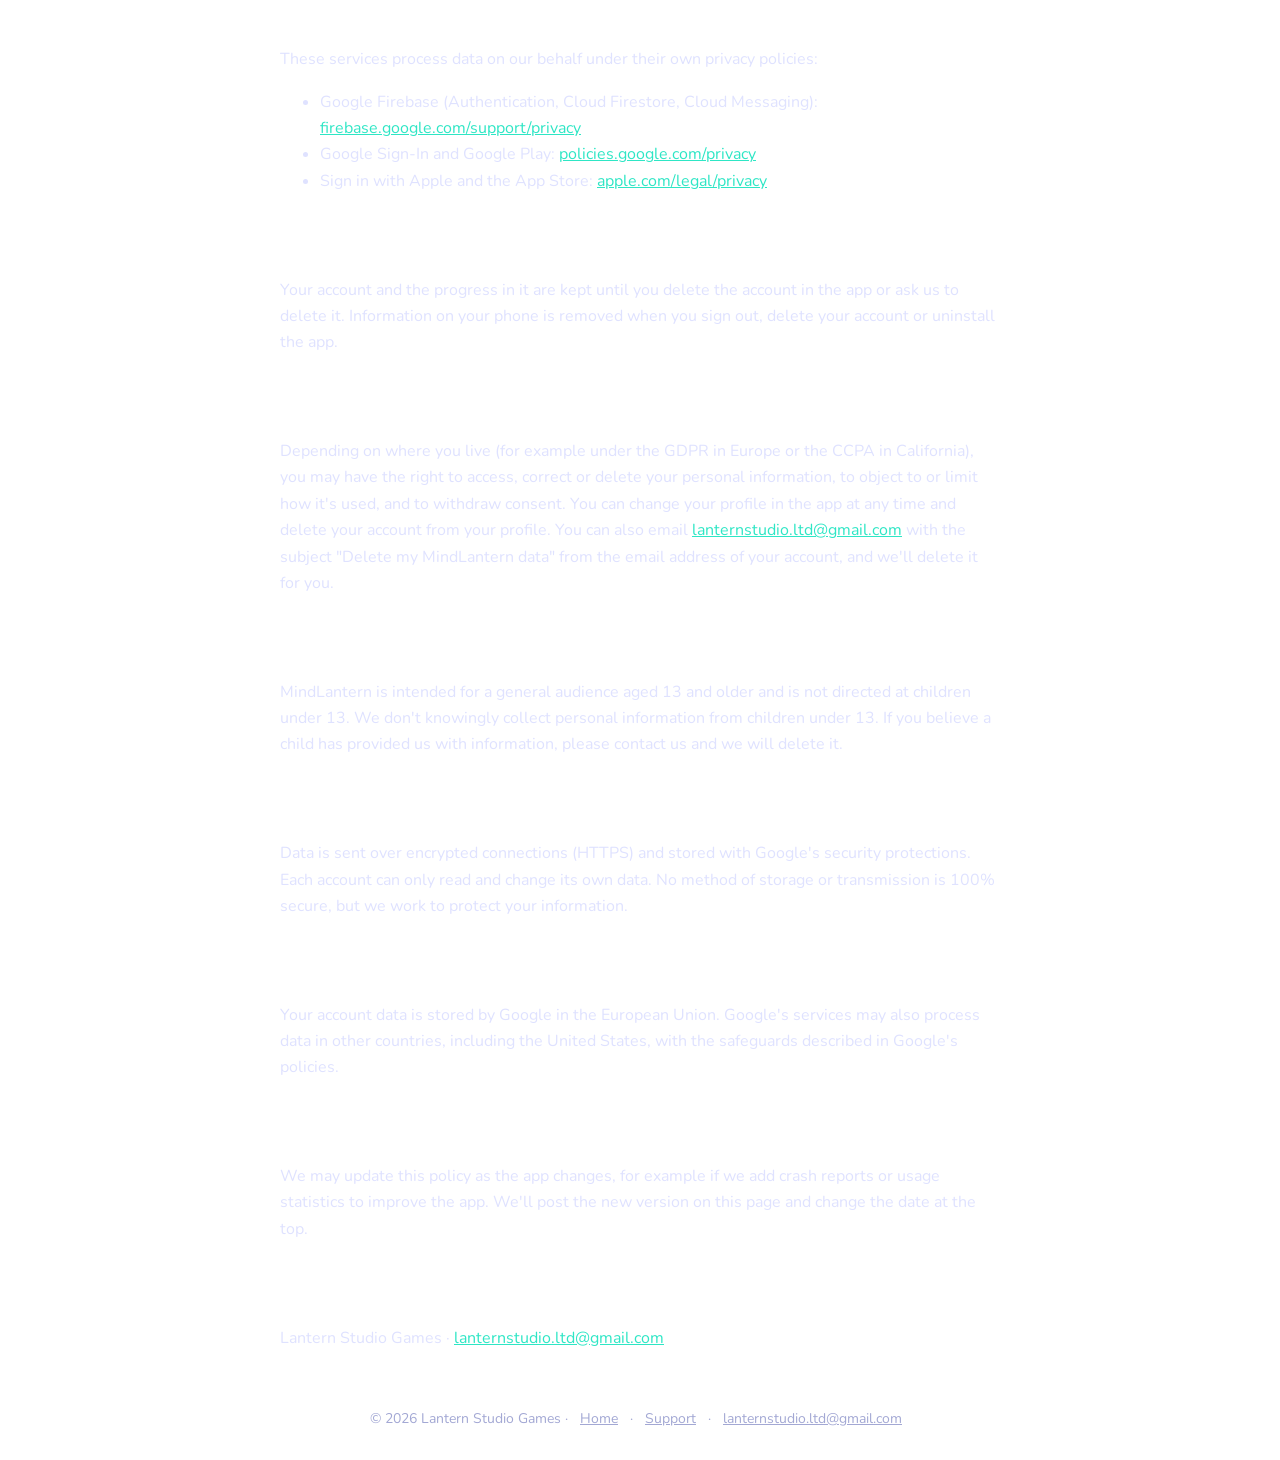
<file: mindora/privacy/index.html>
<!doctype html>
<html lang="en">
<head>
<meta charset="utf-8">
<title>the MindLantern privacy policy</title>
<meta http-equiv="refresh" content="0; url=../../mindlantern/privacy/">
<link rel="canonical" href="../../mindlantern/privacy/">
</head>
<body>
<p>Mindora is now called MindLantern. <a href="../../mindlantern/privacy/">Continue to the MindLantern privacy policy</a>.</p>
</body>
</html>
</file>
<file: assets/style.css>
:root {
  --bg: #14162b;
  --bg-deep: #0c0d1c;
  --surface: #1e2140;
  --text: #ffffff;
  --muted: #a3a8d4;
  --accent: #2ee6c5;
  --coin: #ffc83d;
  --radius: 18px;
}
* { box-sizing: border-box; }
html { -webkit-text-size-adjust: 100%; }
body {
  margin: 0;
  font-family: "Nunito", system-ui, -apple-system, "Segoe UI", Roboto, sans-serif;
  background: radial-gradient(120% 80% at 50% 0%, #23264d 0%, var(--bg) 45%, var(--bg-deep) 100%) fixed;
  color: var(--text);
  line-height: 1.65;
}
a { color: var(--accent); }
.wrap { max-width: 760px; margin: 0 auto; padding: 0 20px; }
header.site { padding: 22px 0; }
header.site .wrap { display: flex; align-items: center; justify-content: space-between; gap: 12px; flex-wrap: wrap; }
.brand { font-family: "Fredoka", "Nunito", sans-serif; font-weight: 700; font-size: 20px; color: var(--text); text-decoration: none; }
.brand span { color: var(--accent); }
nav a { color: var(--muted); text-decoration: none; margin-left: 16px; font-weight: 600; }
nav a:hover { color: var(--text); }
.hero { text-align: center; padding: 48px 0 32px; }
.hero h1 { font-family: "Fredoka", sans-serif; font-size: clamp(34px, 7vw, 54px); line-height: 1.1; margin: 0 0 12px; }
.hero h1 .glow { color: var(--accent); text-shadow: 0 0 24px rgba(46, 230, 197, 0.55); }
.hero p { color: var(--muted); font-size: 18px; margin: 0 auto; max-width: 520px; }
.card {
  background: rgba(30, 33, 64, 0.85);
  border: 1px solid rgba(255, 255, 255, 0.08);
  border-radius: var(--radius);
  padding: 22px;
  margin: 18px 0;
}
.game { display: flex; gap: 18px; align-items: center; }
.game img { width: 88px; height: 88px; border-radius: 22px; flex: none; box-shadow: 0 8px 28px rgba(46, 230, 197, 0.25); }
.game h2 { margin: 0 0 4px; font-family: "Fredoka", sans-serif; }
.game p { margin: 0; color: var(--muted); }
.badge { display: inline-block; font-size: 13px; font-weight: 700; color: #3a2a00; background: var(--coin); border-radius: 999px; padding: 2px 10px; margin-top: 8px; }
.btn {
  display: inline-block; background: var(--accent); color: #0b2e2a; font-weight: 800;
  text-decoration: none; border-radius: 14px; padding: 12px 20px; margin: 6px 8px 6px 0;
}
.btn.ghost { background: transparent; color: var(--text); border: 1px solid rgba(255, 255, 255, 0.25); }
ul.features { padding-left: 20px; color: var(--muted); }
ul.features li { margin: 6px 0; }
.doc h1 { font-family: "Fredoka", sans-serif; font-size: 34px; margin: 24px 0 4px; }
.doc h2 { font-family: "Fredoka", sans-serif; font-size: 22px; margin: 30px 0 8px; }
.doc p, .doc li { color: #dfe2ff; }
.doc .updated { color: var(--muted); margin-top: 0; }
.doc table { width: 100%; border-collapse: collapse; margin: 10px 0; font-size: 15px; }
.doc th, .doc td { text-align: left; padding: 10px; border-bottom: 1px solid rgba(255, 255, 255, 0.1); vertical-align: top; }
.doc th { color: var(--accent); }
.table-scroll { overflow-x: auto; }
footer { color: var(--muted); font-size: 14px; text-align: center; padding: 40px 0 30px; }
footer a { color: var(--muted); margin: 0 8px; }
@media (max-width: 520px) {
  .game { flex-direction: column; text-align: center; }
  nav a { margin: 0 12px 0 0; }
}
</file>
